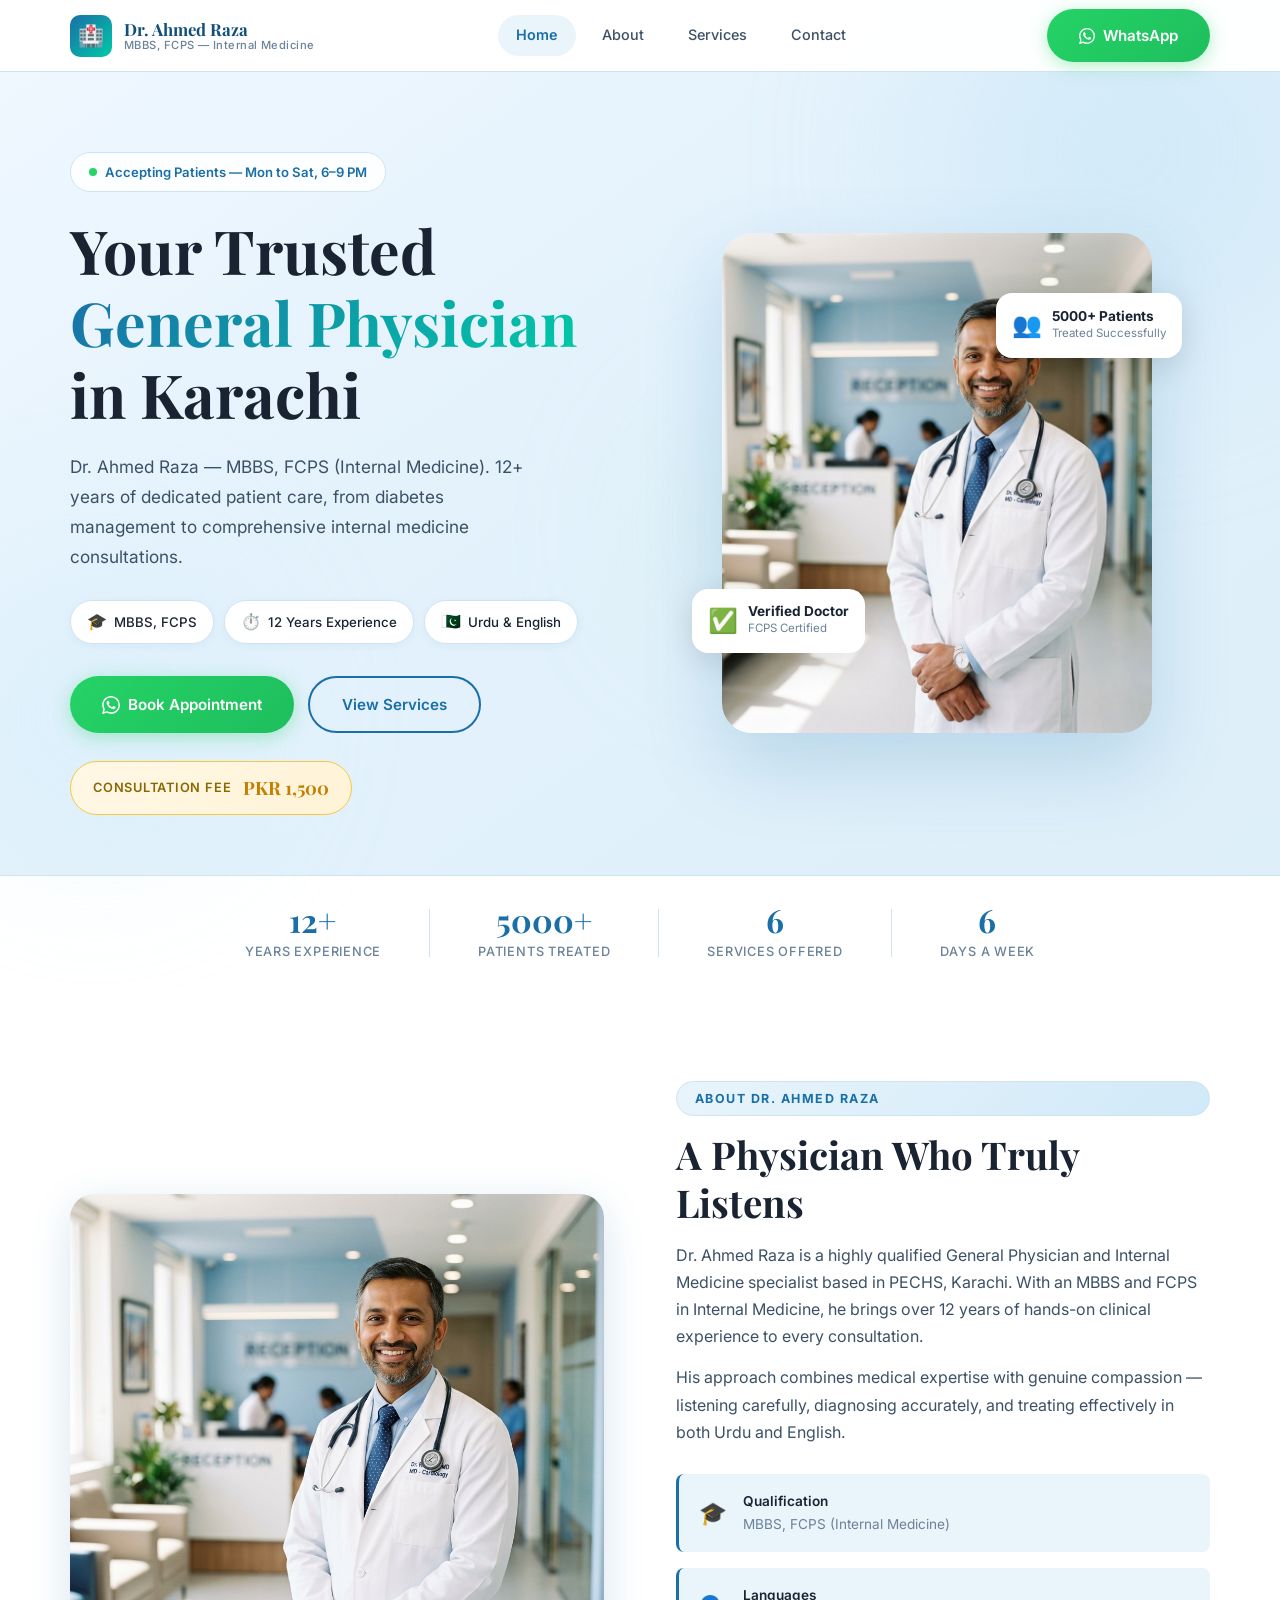
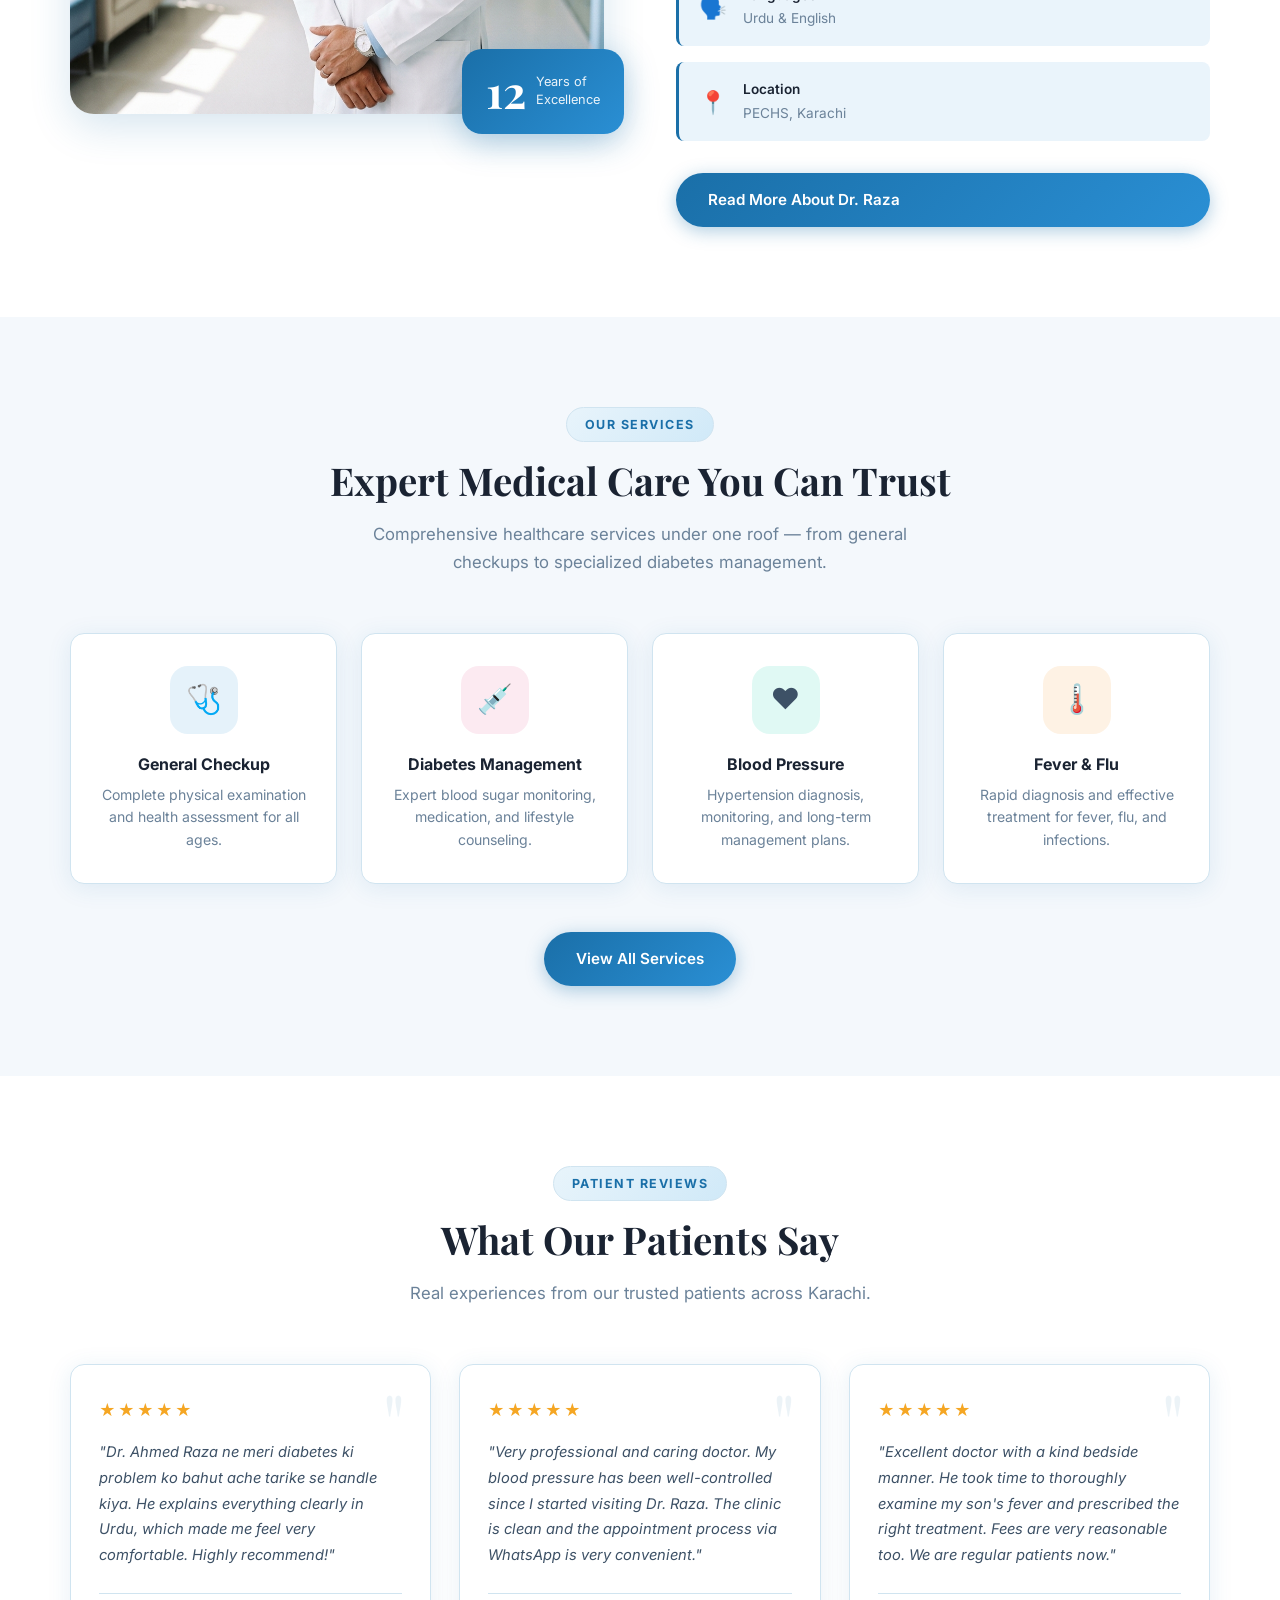
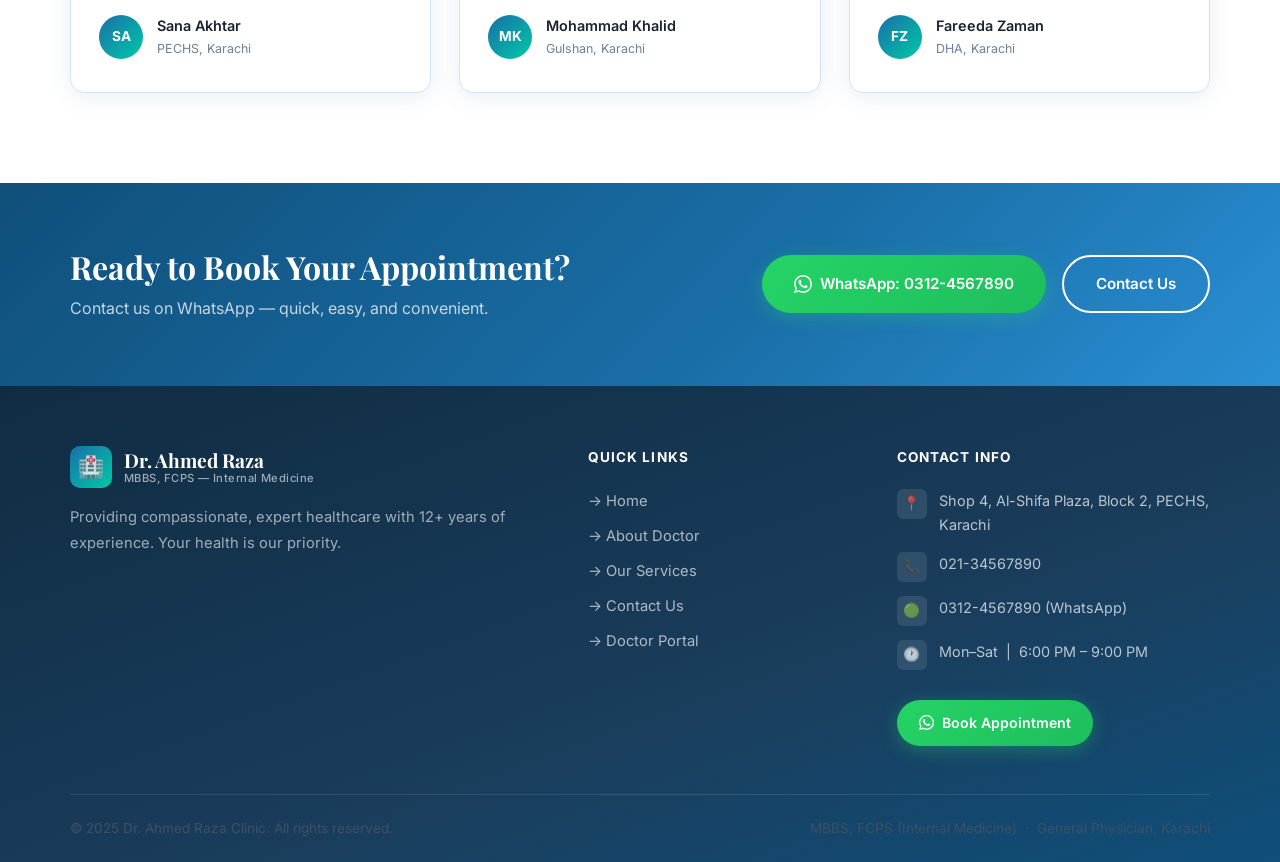
<file: index.html>
<!DOCTYPE html>
<html lang="en">
<head>
  <meta charset="UTF-8" />
  <meta name="viewport" content="width=device-width, initial-scale=1.0" />
  <title>Dr. Ahmed Raza — General Physician & Internal Medicine, Karachi</title>
  <meta name="description" content="Dr. Ahmed Raza — MBBS, FCPS Internal Medicine. Expert General Physician with 12 years experience. Located at Al-Shifa Plaza, PECHS, Karachi. Mon–Sat 6–9 PM." />
  <link rel="stylesheet" href="style.css" />
  <link rel="stylesheet" href="home.css" />
</head>
<body>

  <script src="shared.js"></script>
  <script>renderNavbar('home');</script>

  <!-- ====== HERO ====== -->
  <section class="hero" id="hero">
    <div class="hero-bg-shapes">
      <div class="shape shape-1"></div>
      <div class="shape shape-2"></div>
      <div class="shape shape-3"></div>
    </div>
    <div class="container hero-inner">
      <div class="hero-content">
        <div class="hero-badge animate-up">
          <span class="badge-dot"></span>
          Accepting Patients — Mon to Sat, 6–9 PM
        </div>
        <h1 class="hero-title animate-up" style="animation-delay:.1s">
          Your Trusted<br/>
          <span class="gradient-text">General Physician</span><br/>
          in Karachi
        </h1>
        <p class="hero-subtitle animate-up" style="animation-delay:.2s">
          Dr. Ahmed Raza — MBBS, FCPS (Internal Medicine). 12+ years of dedicated patient care,
          from diabetes management to comprehensive internal medicine consultations.
        </p>

        <div class="hero-meta animate-up" style="animation-delay:.3s">
          <div class="meta-chip">
            <span class="meta-icon">🎓</span>
            MBBS, FCPS
          </div>
          <div class="meta-chip">
            <span class="meta-icon">⏱️</span>
            12 Years Experience
          </div>
          <div class="meta-chip">
            <span class="meta-icon">🇵🇰</span>
            Urdu &amp; English
          </div>
        </div>

        <div class="hero-actions animate-up" style="animation-delay:.4s">
          <a
            href="https://wa.me/923124567890?text=Hello%20Dr.%20Ahmed%20Raza%2C%20I%20would%20like%20to%20book%20an%20appointment."
            target="_blank"
            class="btn btn-whatsapp"
            id="hero-whatsapp-btn"
          >
            <svg width="18" height="18" viewBox="0 0 24 24" fill="currentColor"><path d="M17.472 14.382c-.297-.149-1.758-.867-2.03-.967-.273-.099-.471-.148-.67.15-.197.297-.767.966-.94 1.164-.173.199-.347.223-.644.075-.297-.15-1.255-.463-2.39-1.475-.883-.788-1.48-1.761-1.653-2.059-.173-.297-.018-.458.13-.606.134-.133.298-.347.446-.52.149-.174.198-.298.298-.497.099-.198.05-.371-.025-.52-.075-.149-.669-1.612-.916-2.207-.242-.579-.487-.5-.669-.51-.173-.008-.371-.01-.57-.01-.198 0-.52.074-.792.372-.272.297-1.04 1.016-1.04 2.479 0 1.462 1.065 2.875 1.213 3.074.149.198 2.096 3.2 5.077 4.487.709.306 1.262.489 1.694.625.712.227 1.36.195 1.871.118.571-.085 1.758-.719 2.006-1.413.248-.694.248-1.289.173-1.413-.074-.124-.272-.198-.57-.347m-5.421 7.403h-.004a9.87 9.87 0 01-5.031-1.378l-.361-.214-3.741.982.998-3.648-.235-.374a9.86 9.86 0 01-1.51-5.26c.001-5.45 4.436-9.884 9.888-9.884 2.64 0 5.122 1.03 6.988 2.898a9.825 9.825 0 012.893 6.994c-.003 5.45-4.437 9.884-9.885 9.884m8.413-18.297A11.815 11.815 0 0012.05 0C5.495 0 .16 5.335.157 11.892c0 2.096.547 4.142 1.588 5.945L.057 24l6.305-1.654a11.882 11.882 0 005.683 1.448h.005c6.554 0 11.89-5.335 11.893-11.893a11.821 11.821 0 00-3.48-8.413z"/></svg>
            Book Appointment
          </a>
          <a href="services.html" class="btn btn-outline" id="hero-services-btn">View Services</a>
        </div>

        <div class="hero-fee-badge animate-up" style="animation-delay:.5s">
          <span class="fee-label">Consultation Fee</span>
          <span class="fee-amount">PKR 1,500</span>
        </div>
      </div>

      <div class="hero-image animate-in" style="animation-delay:.3s">
        <div class="hero-img-wrapper">
          <img src="images/doctor.png" alt="Dr. Ahmed Raza — General Physician Karachi" id="hero-doctor-img" />
          <div class="hero-img-card hero-img-card-1">
            <span class="card-icon">✅</span>
            <div>
              <strong>Verified Doctor</strong>
              <span>FCPS Certified</span>
            </div>
          </div>
          <div class="hero-img-card hero-img-card-2">
            <span class="card-icon">👥</span>
            <div>
              <strong>5000+ Patients</strong>
              <span>Treated Successfully</span>
            </div>
          </div>
        </div>
      </div>
    </div>

    <!-- Stats bar -->
    <div class="hero-stats">
      <div class="container">
        <div class="stats-grid">
          <div class="stat-item">
            <span class="stat-num">12+</span>
            <span class="stat-label">Years Experience</span>
          </div>
          <div class="stat-divider"></div>
          <div class="stat-item">
            <span class="stat-num">5000+</span>
            <span class="stat-label">Patients Treated</span>
          </div>
          <div class="stat-divider"></div>
          <div class="stat-item">
            <span class="stat-num">6</span>
            <span class="stat-label">Services Offered</span>
          </div>
          <div class="stat-divider"></div>
          <div class="stat-item">
            <span class="stat-num">6</span>
            <span class="stat-label">Days a Week</span>
          </div>
        </div>
      </div>
    </div>
  </section>

  <!-- ====== ABOUT SNIPPET ====== -->
  <section class="section about-snippet" id="about-snippet">
    <div class="container about-grid">
      <div class="about-img-col reveal">
        <div class="about-img-frame">
          <img src="images/doctor.png" alt="Dr. Ahmed Raza" />
          <div class="about-exp-badge">
            <span class="exp-num">12</span>
            <span class="exp-text">Years of<br/>Excellence</span>
          </div>
        </div>
      </div>
      <div class="about-content-col">
        <div class="section-badge reveal">About Dr. Ahmed Raza</div>
        <h2 class="section-title reveal reveal-delay-1">A Physician Who Truly Listens</h2>
        <p class="reveal reveal-delay-2">
          Dr. Ahmed Raza is a highly qualified General Physician and Internal Medicine specialist
          based in PECHS, Karachi. With an MBBS and FCPS in Internal Medicine, he brings over
          12 years of hands-on clinical experience to every consultation.
        </p>
        <p class="reveal reveal-delay-2" style="margin-top:14px;">
          His approach combines medical expertise with genuine compassion — listening carefully,
          diagnosing accurately, and treating effectively in both Urdu and English.
        </p>
        <div class="about-highlights reveal reveal-delay-3">
          <div class="highlight-item">
            <div class="highlight-icon">🎓</div>
            <div>
              <strong>Qualification</strong>
              <span>MBBS, FCPS (Internal Medicine)</span>
            </div>
          </div>
          <div class="highlight-item">
            <div class="highlight-icon">🗣️</div>
            <div>
              <strong>Languages</strong>
              <span>Urdu &amp; English</span>
            </div>
          </div>
          <div class="highlight-item">
            <div class="highlight-icon">📍</div>
            <div>
              <strong>Location</strong>
              <span>PECHS, Karachi</span>
            </div>
          </div>
        </div>
        <a href="about.html" class="btn btn-primary reveal reveal-delay-4" id="about-readmore-btn">Read More About Dr. Raza</a>
      </div>
    </div>
  </section>

  <!-- ====== SERVICES PREVIEW ====== -->
  <section class="section section-alt services-preview" id="services-preview">
    <div class="container">
      <div class="section-header centered">
        <div class="section-badge reveal">Our Services</div>
        <h2 class="section-title reveal reveal-delay-1">Expert Medical Care You Can Trust</h2>
        <p class="section-subtitle reveal reveal-delay-2">Comprehensive healthcare services under one roof — from general checkups to specialized diabetes management.</p>
      </div>
      <div class="services-grid">
        <div class="service-card reveal">
          <div class="service-icon-wrap" style="--icon-color:#2a8fd4;">🩺</div>
          <h3>General Checkup</h3>
          <p>Complete physical examination and health assessment for all ages.</p>
        </div>
        <div class="service-card reveal reveal-delay-1">
          <div class="service-icon-wrap" style="--icon-color:#e74c8b;">💉</div>
          <h3>Diabetes Management</h3>
          <p>Expert blood sugar monitoring, medication, and lifestyle counseling.</p>
        </div>
        <div class="service-card reveal reveal-delay-2">
          <div class="service-icon-wrap" style="--icon-color:#00c9a7;">❤️</div>
          <h3>Blood Pressure</h3>
          <p>Hypertension diagnosis, monitoring, and long-term management plans.</p>
        </div>
        <div class="service-card reveal reveal-delay-3">
          <div class="service-icon-wrap" style="--icon-color:#f7931e;">🌡️</div>
          <h3>Fever &amp; Flu</h3>
          <p>Rapid diagnosis and effective treatment for fever, flu, and infections.</p>
        </div>
      </div>
      <div class="services-cta reveal" style="text-align:center; margin-top:48px;">
        <a href="services.html" class="btn btn-primary" id="services-view-all-btn">View All Services</a>
      </div>
    </div>
  </section>

  <!-- ====== TESTIMONIALS ====== -->
  <section class="section testimonials" id="testimonials">
    <div class="container">
      <div class="section-header centered">
        <div class="section-badge reveal">Patient Reviews</div>
        <h2 class="section-title reveal reveal-delay-1">What Our Patients Say</h2>
        <p class="section-subtitle reveal reveal-delay-2">Real experiences from our trusted patients across Karachi.</p>
      </div>
      <div class="testimonials-grid">
        <div class="testimonial-card reveal">
          <div class="stars">★★★★★</div>
          <p class="testimonial-text">
            "Dr. Ahmed Raza ne meri diabetes ki problem ko bahut ache tarike se handle kiya.
            He explains everything clearly in Urdu, which made me feel very comfortable. Highly recommend!"
          </p>
          <div class="testimonial-author">
            <div class="author-avatar">SA</div>
            <div>
              <strong>Sana Akhtar</strong>
              <span>PECHS, Karachi</span>
            </div>
          </div>
        </div>
        <div class="testimonial-card reveal reveal-delay-1">
          <div class="stars">★★★★★</div>
          <p class="testimonial-text">
            "Very professional and caring doctor. My blood pressure has been well-controlled since
            I started visiting Dr. Raza. The clinic is clean and the appointment process via WhatsApp
            is very convenient."
          </p>
          <div class="testimonial-author">
            <div class="author-avatar">MK</div>
            <div>
              <strong>Mohammad Khalid</strong>
              <span>Gulshan, Karachi</span>
            </div>
          </div>
        </div>
        <div class="testimonial-card reveal reveal-delay-2">
          <div class="stars">★★★★★</div>
          <p class="testimonial-text">
            "Excellent doctor with a kind bedside manner. He took time to thoroughly examine
            my son's fever and prescribed the right treatment. Fees are very reasonable too.
            We are regular patients now."
          </p>
          <div class="testimonial-author">
            <div class="author-avatar">FZ</div>
            <div>
              <strong>Fareeda Zaman</strong>
              <span>DHA, Karachi</span>
            </div>
          </div>
        </div>
      </div>
    </div>
  </section>

  <!-- ====== CTA BANNER ====== -->
  <section class="cta-banner">
    <div class="container cta-inner">
      <div>
        <h2>Ready to Book Your Appointment?</h2>
        <p>Contact us on WhatsApp — quick, easy, and convenient.</p>
      </div>
      <div class="cta-actions">
        <a
          href="https://wa.me/923124567890?text=Hello%20Dr.%20Ahmed%20Raza%2C%20I%20would%20like%20to%20book%20an%20appointment."
          target="_blank"
          class="btn btn-whatsapp"
          id="cta-whatsapp-btn"
        >
          <svg width="18" height="18" viewBox="0 0 24 24" fill="currentColor"><path d="M17.472 14.382c-.297-.149-1.758-.867-2.03-.967-.273-.099-.471-.148-.67.15-.197.297-.767.966-.94 1.164-.173.199-.347.223-.644.075-.297-.15-1.255-.463-2.39-1.475-.883-.788-1.48-1.761-1.653-2.059-.173-.297-.018-.458.13-.606.134-.133.298-.347.446-.52.149-.174.198-.298.298-.497.099-.198.05-.371-.025-.52-.075-.149-.669-1.612-.916-2.207-.242-.579-.487-.5-.669-.51-.173-.008-.371-.01-.57-.01-.198 0-.52.074-.792.372-.272.297-1.04 1.016-1.04 2.479 0 1.462 1.065 2.875 1.213 3.074.149.198 2.096 3.2 5.077 4.487.709.306 1.262.489 1.694.625.712.227 1.36.195 1.871.118.571-.085 1.758-.719 2.006-1.413.248-.694.248-1.289.173-1.413-.074-.124-.272-.198-.57-.347m-5.421 7.403h-.004a9.87 9.87 0 01-5.031-1.378l-.361-.214-3.741.982.998-3.648-.235-.374a9.86 9.86 0 01-1.51-5.26c.001-5.45 4.436-9.884 9.888-9.884 2.64 0 5.122 1.03 6.988 2.898a9.825 9.825 0 012.893 6.994c-.003 5.45-4.437 9.884-9.885 9.884m8.413-18.297A11.815 11.815 0 0012.05 0C5.495 0 .16 5.335.157 11.892c0 2.096.547 4.142 1.588 5.945L.057 24l6.305-1.654a11.882 11.882 0 005.683 1.448h.005c6.554 0 11.89-5.335 11.893-11.893a11.821 11.821 0 00-3.48-8.413z"/></svg>
          WhatsApp: 0312-4567890
        </a>
        <a href="contact.html" class="btn btn-outline" style="border-color:white; color:white;" id="cta-contact-btn">Contact Us</a>
      </div>
    </div>
  </section>

  <script>renderFooter();</script>
</body>
</html>
</file>
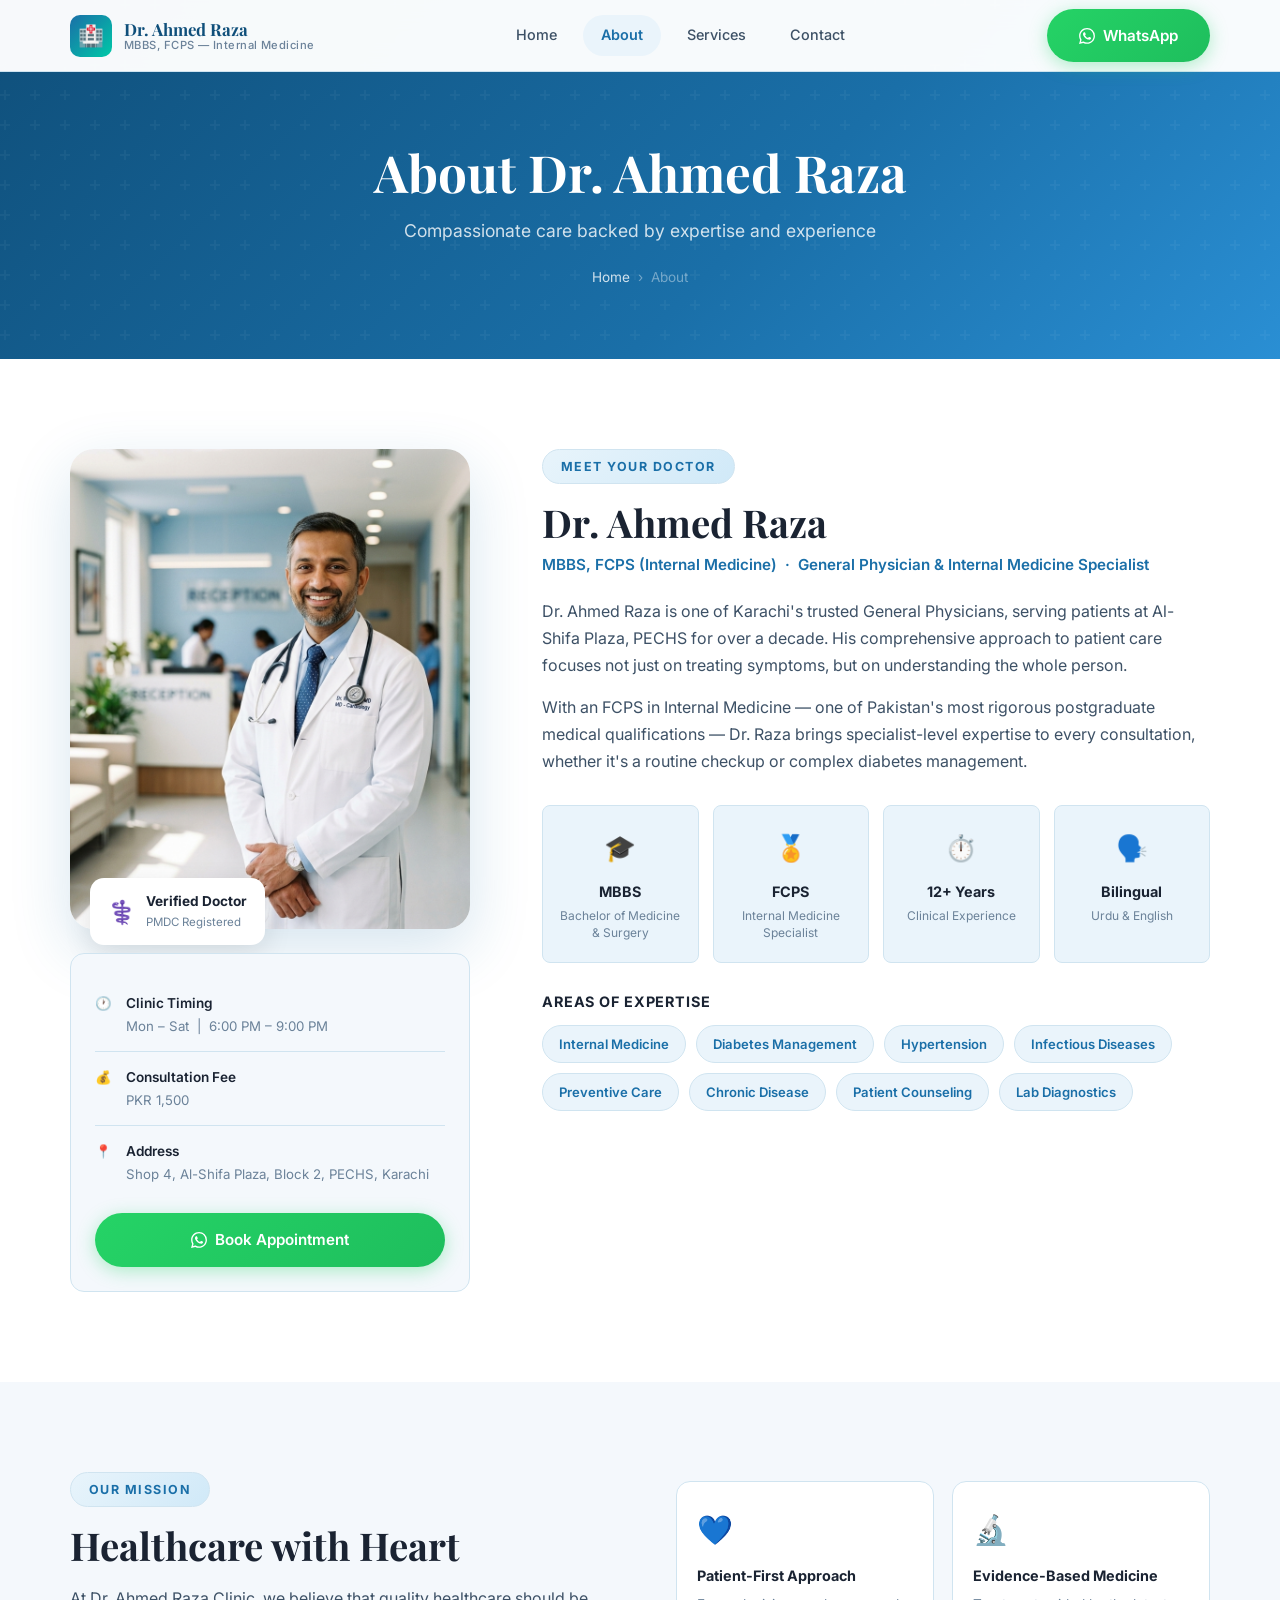
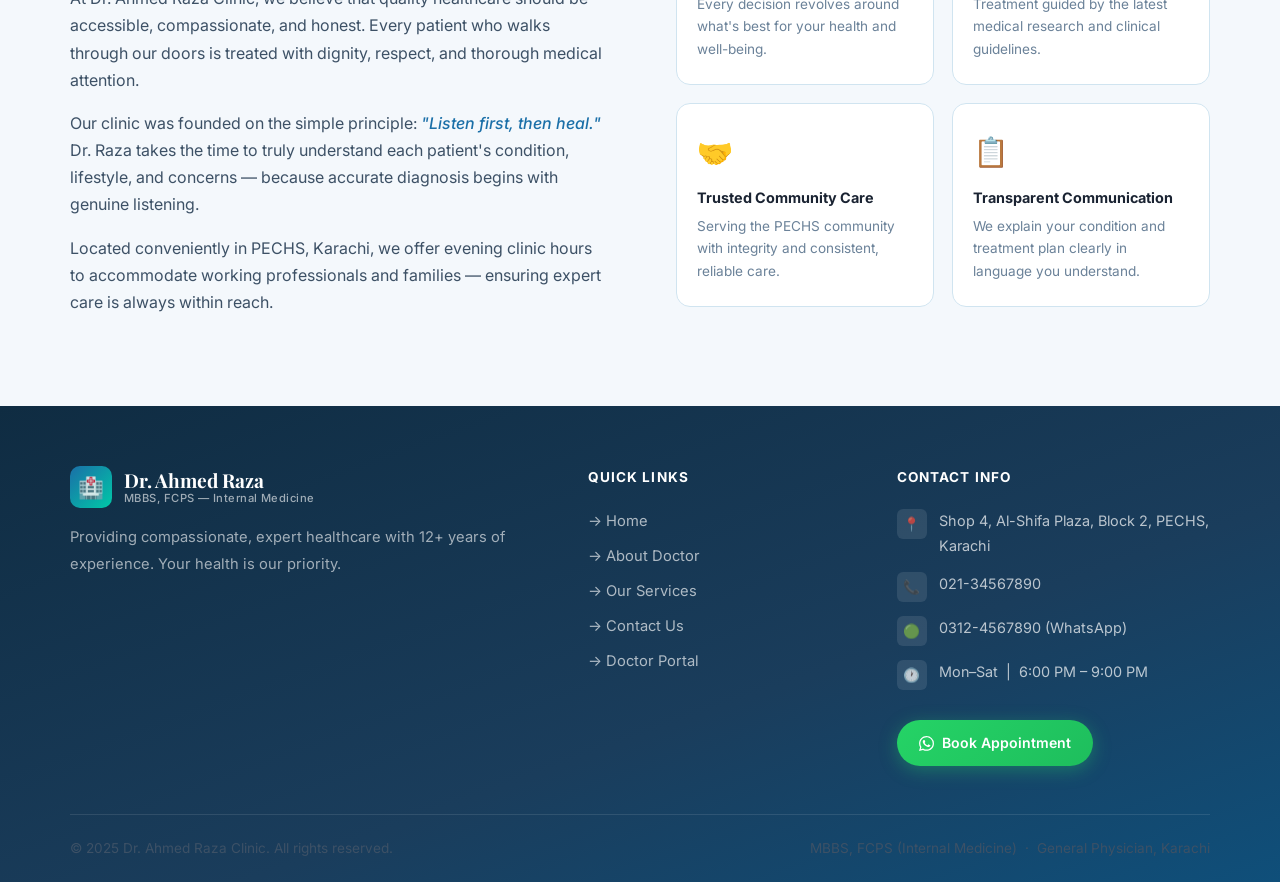
<file: about.html>
<!DOCTYPE html>
<html lang="en">
<head>
  <meta charset="UTF-8" />
  <meta name="viewport" content="width=device-width, initial-scale=1.0" />
  <title>About Dr. Ahmed Raza — MBBS, FCPS Internal Medicine Karachi</title>
  <meta name="description" content="Learn about Dr. Ahmed Raza — a highly qualified General Physician & Internal Medicine Specialist with 12+ years of experience in PECHS, Karachi." />
  <link rel="stylesheet" href="style.css" />
  <link rel="stylesheet" href="about.css" />
</head>
<body>

  <script src="shared.js"></script>
  <script>renderNavbar('about');</script>

  <!-- ====== PAGE HERO ====== -->
  <section class="page-hero">
    <div class="container">
      <h1>About Dr. Ahmed Raza</h1>
      <p>Compassionate care backed by expertise and experience</p>
      <div class="breadcrumb">
        <a href="index.html">Home</a>
        <span>›</span>
        <span>About</span>
      </div>
    </div>
  </section>

  <!-- ====== DOCTOR DETAIL ====== -->
  <section class="section doctor-detail">
    <div class="container">
      <div class="doctor-detail-grid">

        <!-- Image Column -->
        <div class="doctor-img-col reveal">
          <div class="doctor-img-frame">
            <img src="images/doctor.png" alt="Dr. Ahmed Raza — General Physician PECHS Karachi" />
            <div class="img-overlay-tag">
              <span>⚕️</span>
              <div>
                <strong>Verified Doctor</strong>
                <small>PMDC Registered</small>
              </div>
            </div>
          </div>

          <!-- Quick Info Card -->
          <div class="quick-info-card reveal reveal-delay-1">
            <div class="quick-info-item">
              <span class="qi-icon">🕐</span>
              <div>
                <strong>Clinic Timing</strong>
                <span>Mon – Sat &nbsp;|&nbsp; 6:00 PM – 9:00 PM</span>
              </div>
            </div>
            <div class="quick-info-item">
              <span class="qi-icon">💰</span>
              <div>
                <strong>Consultation Fee</strong>
                <span>PKR 1,500</span>
              </div>
            </div>
            <div class="quick-info-item">
              <span class="qi-icon">📍</span>
              <div>
                <strong>Address</strong>
                <span>Shop 4, Al-Shifa Plaza, Block 2, PECHS, Karachi</span>
              </div>
            </div>
            <a
              href="https://wa.me/923124567890?text=Hello%20Dr.%20Ahmed%20Raza%2C%20I%20would%20like%20to%20book%20an%20appointment."
              target="_blank"
              class="btn btn-whatsapp"
              id="about-whatsapp-btn"
              style="width:100%; justify-content:center; margin-top:8px;"
            >
              <svg width="16" height="16" viewBox="0 0 24 24" fill="currentColor"><path d="M17.472 14.382c-.297-.149-1.758-.867-2.03-.967-.273-.099-.471-.148-.67.15-.197.297-.767.966-.94 1.164-.173.199-.347.223-.644.075-.297-.15-1.255-.463-2.39-1.475-.883-.788-1.48-1.761-1.653-2.059-.173-.297-.018-.458.13-.606.134-.133.298-.347.446-.52.149-.174.198-.298.298-.497.099-.198.05-.371-.025-.52-.075-.149-.669-1.612-.916-2.207-.242-.579-.487-.5-.669-.51-.173-.008-.371-.01-.57-.01-.198 0-.52.074-.792.372-.272.297-1.04 1.016-1.04 2.479 0 1.462 1.065 2.875 1.213 3.074.149.198 2.096 3.2 5.077 4.487.709.306 1.262.489 1.694.625.712.227 1.36.195 1.871.118.571-.085 1.758-.719 2.006-1.413.248-.694.248-1.289.173-1.413-.074-.124-.272-.198-.57-.347m-5.421 7.403h-.004a9.87 9.87 0 01-5.031-1.378l-.361-.214-3.741.982.998-3.648-.235-.374a9.86 9.86 0 01-1.51-5.26c.001-5.45 4.436-9.884 9.888-9.884 2.64 0 5.122 1.03 6.988 2.898a9.825 9.825 0 012.893 6.994c-.003 5.45-4.437 9.884-9.885 9.884m8.413-18.297A11.815 11.815 0 0012.05 0C5.495 0 .16 5.335.157 11.892c0 2.096.547 4.142 1.588 5.945L.057 24l6.305-1.654a11.882 11.882 0 005.683 1.448h.005c6.554 0 11.89-5.335 11.893-11.893a11.821 11.821 0 00-3.48-8.413z"/></svg>
              Book Appointment
            </a>
          </div>
        </div>

        <!-- Content Column -->
        <div class="doctor-content-col">
          <div class="section-badge reveal">Meet Your Doctor</div>
          <h2 class="reveal reveal-delay-1">Dr. Ahmed Raza</h2>
          <p class="doctor-credentials reveal reveal-delay-1">MBBS, FCPS (Internal Medicine) &nbsp;·&nbsp; General Physician &amp; Internal Medicine Specialist</p>

          <p class="reveal reveal-delay-2" style="margin-top:20px;">
            Dr. Ahmed Raza is one of Karachi's trusted General Physicians, serving patients at
            Al-Shifa Plaza, PECHS for over a decade. His comprehensive approach to patient care
            focuses not just on treating symptoms, but on understanding the whole person.
          </p>
          <p class="reveal reveal-delay-2" style="margin-top:14px;">
            With an FCPS in Internal Medicine — one of Pakistan's most rigorous postgraduate
            medical qualifications — Dr. Raza brings specialist-level expertise to every consultation,
            whether it's a routine checkup or complex diabetes management.
          </p>

          <!-- Qualification Grid -->
          <div class="qual-grid reveal reveal-delay-3">
            <div class="qual-card">
              <div class="qual-icon">🎓</div>
              <strong>MBBS</strong>
              <span>Bachelor of Medicine & Surgery</span>
            </div>
            <div class="qual-card">
              <div class="qual-icon">🏅</div>
              <strong>FCPS</strong>
              <span>Internal Medicine Specialist</span>
            </div>
            <div class="qual-card">
              <div class="qual-icon">⏱️</div>
              <strong>12+ Years</strong>
              <span>Clinical Experience</span>
            </div>
            <div class="qual-card">
              <div class="qual-icon">🗣️</div>
              <strong>Bilingual</strong>
              <span>Urdu &amp; English</span>
            </div>
          </div>

          <!-- Skills / Expertise -->
          <div class="expertise-section reveal reveal-delay-3">
            <h3>Areas of Expertise</h3>
            <div class="expertise-tags">
              <span class="tag">Internal Medicine</span>
              <span class="tag">Diabetes Management</span>
              <span class="tag">Hypertension</span>
              <span class="tag">Infectious Diseases</span>
              <span class="tag">Preventive Care</span>
              <span class="tag">Chronic Disease</span>
              <span class="tag">Patient Counseling</span>
              <span class="tag">Lab Diagnostics</span>
            </div>
          </div>
        </div>
      </div>
    </div>
  </section>

  <!-- ====== MISSION / CLINIC STORY ====== -->
  <section class="section section-alt clinic-story">
    <div class="container">
      <div class="story-inner">
        <div class="story-left reveal">
          <div class="section-badge">Our Mission</div>
          <h2 class="section-title">Healthcare with Heart</h2>
          <p>
            At Dr. Ahmed Raza Clinic, we believe that quality healthcare should be accessible,
            compassionate, and honest. Every patient who walks through our doors is treated with
            dignity, respect, and thorough medical attention.
          </p>
          <p style="margin-top: 16px;">
            Our clinic was founded on the simple principle: <em>"Listen first, then heal."</em>
            Dr. Raza takes the time to truly understand each patient's condition, lifestyle, and
            concerns — because accurate diagnosis begins with genuine listening.
          </p>
          <p style="margin-top: 16px;">
            Located conveniently in PECHS, Karachi, we offer evening clinic hours to accommodate
            working professionals and families — ensuring expert care is always within reach.
          </p>
        </div>

        <div class="story-right reveal reveal-delay-2">
          <div class="mission-cards">
            <div class="mission-card">
              <div class="mc-icon">💙</div>
              <h4>Patient-First Approach</h4>
              <p>Every decision revolves around what's best for your health and well-being.</p>
            </div>
            <div class="mission-card">
              <div class="mc-icon">🔬</div>
              <h4>Evidence-Based Medicine</h4>
              <p>Treatment guided by the latest medical research and clinical guidelines.</p>
            </div>
            <div class="mission-card">
              <div class="mc-icon">🤝</div>
              <h4>Trusted Community Care</h4>
              <p>Serving the PECHS community with integrity and consistent, reliable care.</p>
            </div>
            <div class="mission-card">
              <div class="mc-icon">📋</div>
              <h4>Transparent Communication</h4>
              <p>We explain your condition and treatment plan clearly in language you understand.</p>
            </div>
          </div>
        </div>
      </div>
    </div>
  </section>

  <script>renderFooter();</script>
</body>
</html>
</file>
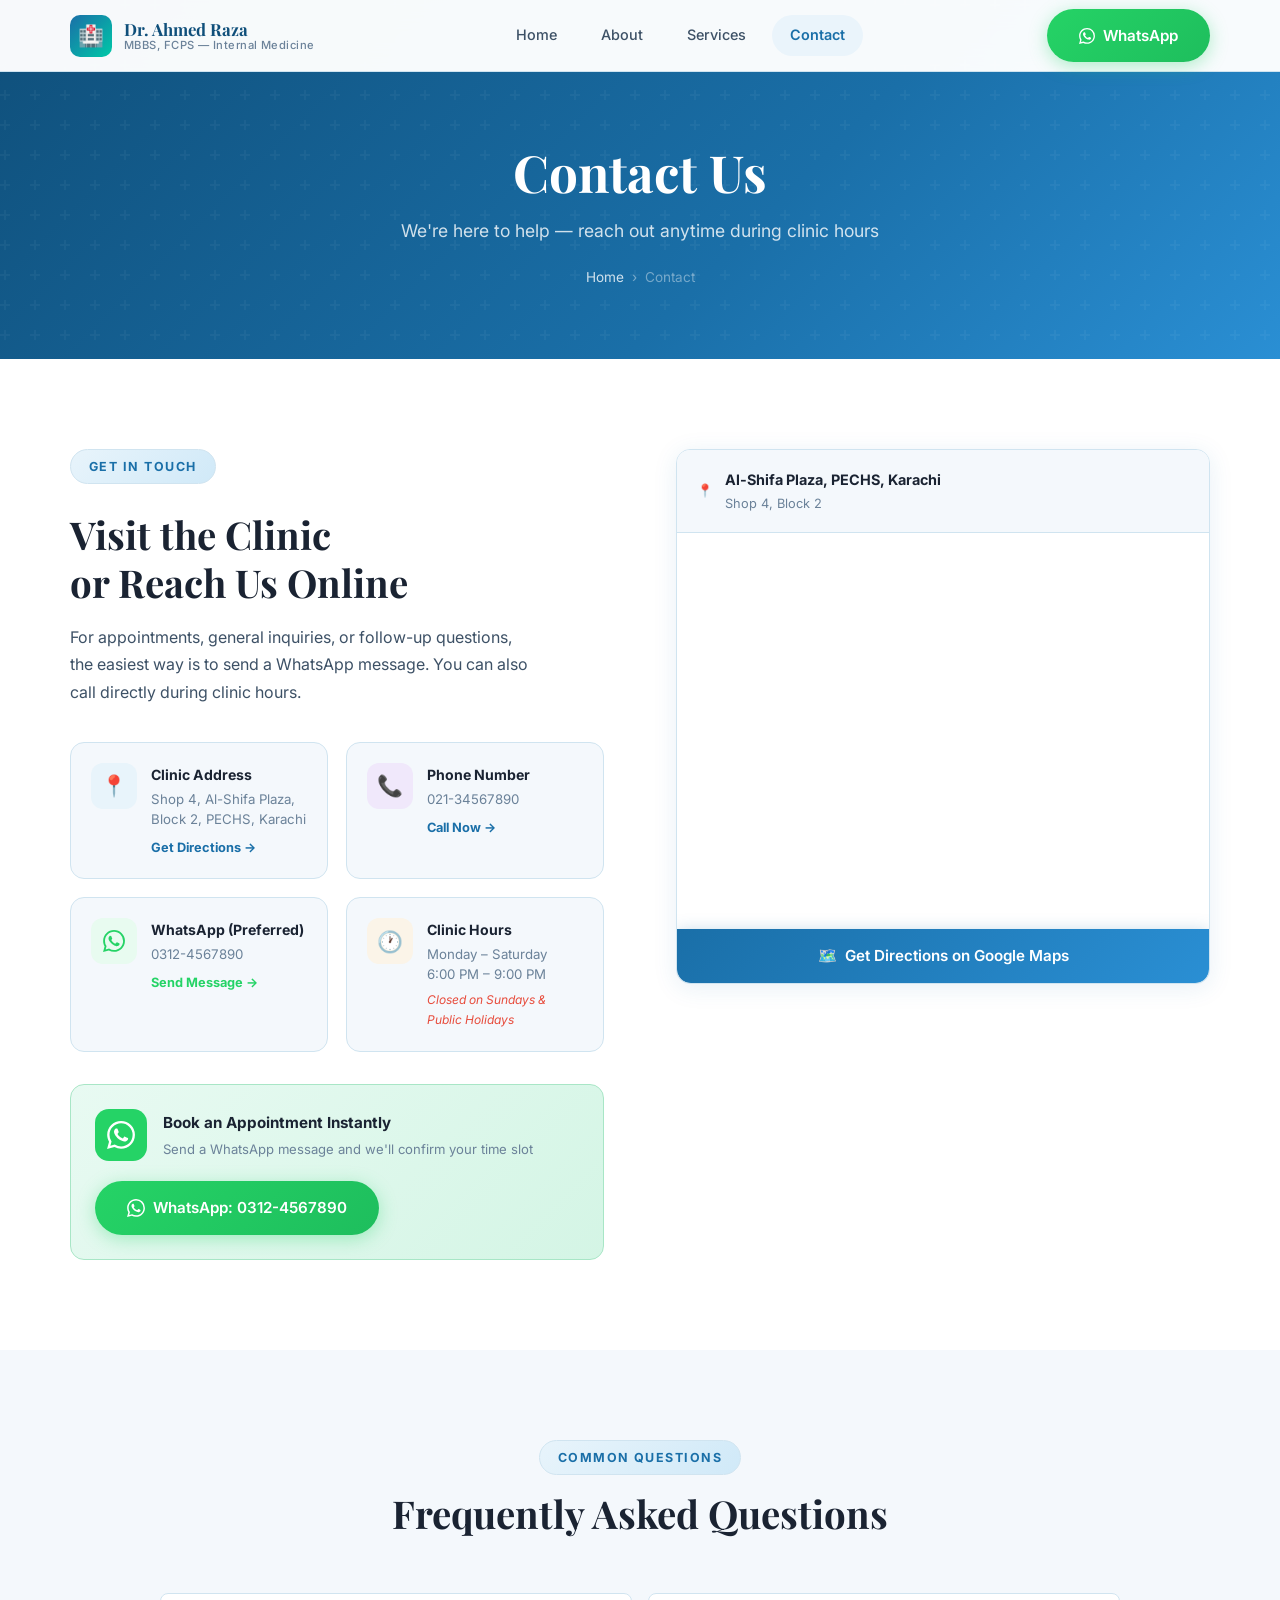
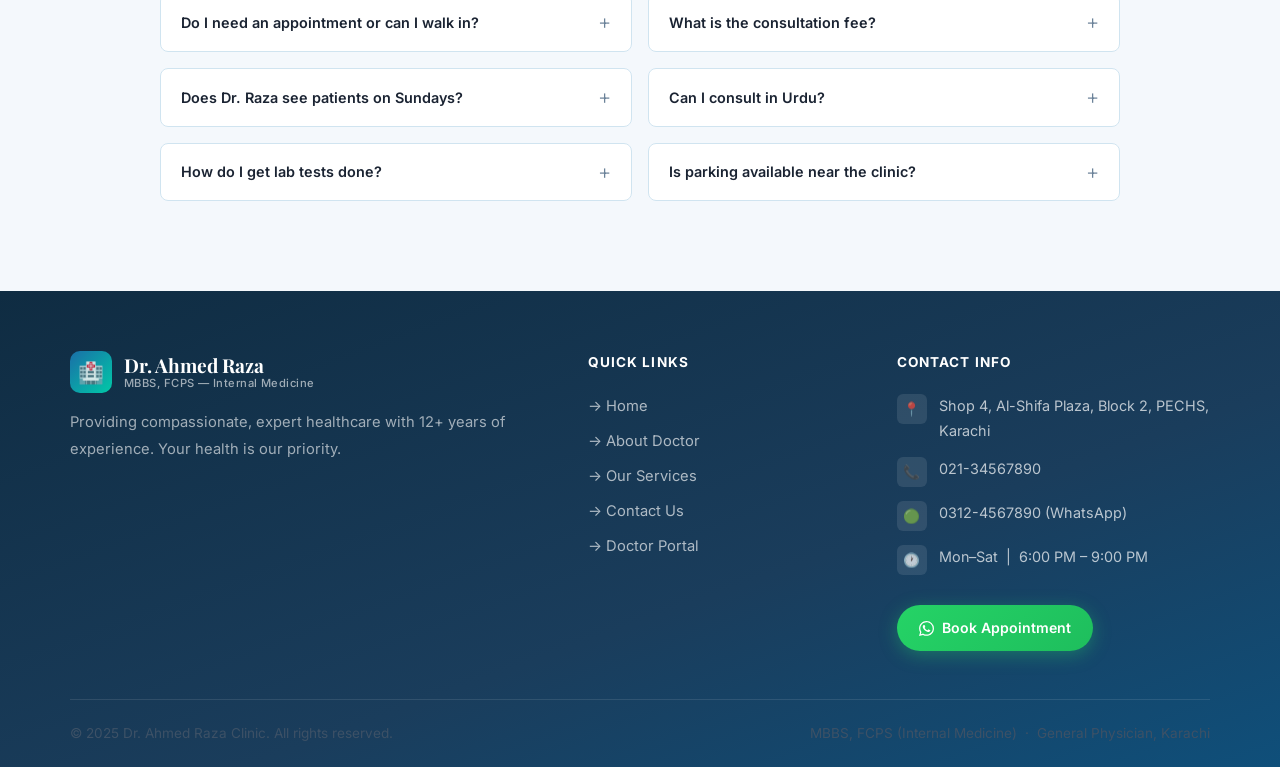
<file: contact.html>
<!DOCTYPE html>
<html lang="en">
<head>
  <meta charset="UTF-8" />
  <meta name="viewport" content="width=device-width, initial-scale=1.0" />
  <title>Contact Dr. Ahmed Raza — PECHS Karachi Clinic</title>
  <meta name="description" content="Contact Dr. Ahmed Raza at Al-Shifa Plaza, PECHS Karachi. Call 021-34567890, WhatsApp 0312-4567890. Open Monday–Saturday 6:00 PM to 9:00 PM." />
  <link rel="stylesheet" href="style.css" />
  <link rel="stylesheet" href="contact.css" />
</head>
<body>

  <script src="shared.js"></script>
  <script>renderNavbar('contact');</script>

  <!-- ====== PAGE HERO ====== -->
  <section class="page-hero">
    <div class="container">
      <h1>Contact Us</h1>
      <p>We're here to help — reach out anytime during clinic hours</p>
      <div class="breadcrumb">
        <a href="index.html">Home</a>
        <span>›</span>
        <span>Contact</span>
      </div>
    </div>
  </section>

  <!-- ====== CONTACT DETAILS ====== -->
  <section class="section contact-section">
    <div class="container">
      <div class="contact-grid">

        <!-- Info Column -->
        <div class="contact-info-col">
          <div class="section-badge reveal">Get in Touch</div>
          <h2 class="reveal reveal-delay-1">Visit the Clinic<br/>or Reach Us Online</h2>
          <p class="reveal reveal-delay-2">
            For appointments, general inquiries, or follow-up questions, the easiest way
            is to send a WhatsApp message. You can also call directly during clinic hours.
          </p>

          <div class="contact-cards">

            <div class="contact-card reveal reveal-delay-2" id="contact-address-card">
              <div class="cc-icon-wrap" style="background: #e8f4fb;">📍</div>
              <div class="cc-content">
                <strong>Clinic Address</strong>
                <span>Shop 4, Al-Shifa Plaza,<br/>Block 2, PECHS, Karachi</span>
                <a href="https://maps.google.com/?q=PECHS+Block+2+Karachi" target="_blank" class="cc-link" id="get-directions-link">Get Directions →</a>
              </div>
            </div>

            <div class="contact-card reveal reveal-delay-2" id="contact-phone-card">
              <div class="cc-icon-wrap" style="background: #f0e8fb;">📞</div>
              <div class="cc-content">
                <strong>Phone Number</strong>
                <span>021-34567890</span>
                <a href="tel:02134567890" class="cc-link" id="phone-call-link">Call Now →</a>
              </div>
            </div>

            <div class="contact-card whatsapp-card reveal reveal-delay-3" id="contact-whatsapp-card">
              <div class="cc-icon-wrap" style="background: #e8fbf0;">
                <svg width="22" height="22" viewBox="0 0 24 24" fill="#25D366"><path d="M17.472 14.382c-.297-.149-1.758-.867-2.03-.967-.273-.099-.471-.148-.67.15-.197.297-.767.966-.94 1.164-.173.199-.347.223-.644.075-.297-.15-1.255-.463-2.39-1.475-.883-.788-1.48-1.761-1.653-2.059-.173-.297-.018-.458.13-.606.134-.133.298-.347.446-.52.149-.174.198-.298.298-.497.099-.198.05-.371-.025-.52-.075-.149-.669-1.612-.916-2.207-.242-.579-.487-.5-.669-.51-.173-.008-.371-.01-.57-.01-.198 0-.52.074-.792.372-.272.297-1.04 1.016-1.04 2.479 0 1.462 1.065 2.875 1.213 3.074.149.198 2.096 3.2 5.077 4.487.709.306 1.262.489 1.694.625.712.227 1.36.195 1.871.118.571-.085 1.758-.719 2.006-1.413.248-.694.248-1.289.173-1.413-.074-.124-.272-.198-.57-.347m-5.421 7.403h-.004a9.87 9.87 0 01-5.031-1.378l-.361-.214-3.741.982.998-3.648-.235-.374a9.86 9.86 0 01-1.51-5.26c.001-5.45 4.436-9.884 9.888-9.884 2.64 0 5.122 1.03 6.988 2.898a9.825 9.825 0 012.893 6.994c-.003 5.45-4.437 9.884-9.885 9.884m8.413-18.297A11.815 11.815 0 0012.05 0C5.495 0 .16 5.335.157 11.892c0 2.096.547 4.142 1.588 5.945L.057 24l6.305-1.654a11.882 11.882 0 005.683 1.448h.005c6.554 0 11.89-5.335 11.893-11.893a11.821 11.821 0 00-3.48-8.413z"/></svg>
              </div>
              <div class="cc-content">
                <strong>WhatsApp (Preferred)</strong>
                <span>0312-4567890</span>
                <a
                  href="https://wa.me/923124567890?text=Hello%20Dr.%20Ahmed%20Raza%2C%20I%20would%20like%20to%20book%20an%20appointment."
                  target="_blank"
                  class="cc-link whatsapp-link"
                  id="contact-whatsapp-link"
                >
                  Send Message →
                </a>
              </div>
            </div>

            <div class="contact-card reveal reveal-delay-3" id="contact-timing-card">
              <div class="cc-icon-wrap" style="background: #fbf4e8;">🕐</div>
              <div class="cc-content">
                <strong>Clinic Hours</strong>
                <span>Monday – Saturday<br/>6:00 PM – 9:00 PM</span>
                <small class="cc-note">Closed on Sundays &amp; Public Holidays</small>
              </div>
            </div>

          </div>

          <!-- WhatsApp CTA Block -->
          <div class="whatsapp-cta-block reveal reveal-delay-4">
            <div class="wa-cta-content">
              <div class="wa-icon">
                <svg width="28" height="28" viewBox="0 0 24 24" fill="white"><path d="M17.472 14.382c-.297-.149-1.758-.867-2.03-.967-.273-.099-.471-.148-.67.15-.197.297-.767.966-.94 1.164-.173.199-.347.223-.644.075-.297-.15-1.255-.463-2.39-1.475-.883-.788-1.48-1.761-1.653-2.059-.173-.297-.018-.458.13-.606.134-.133.298-.347.446-.52.149-.174.198-.298.298-.497.099-.198.05-.371-.025-.52-.075-.149-.669-1.612-.916-2.207-.242-.579-.487-.5-.669-.51-.173-.008-.371-.01-.57-.01-.198 0-.52.074-.792.372-.272.297-1.04 1.016-1.04 2.479 0 1.462 1.065 2.875 1.213 3.074.149.198 2.096 3.2 5.077 4.487.709.306 1.262.489 1.694.625.712.227 1.36.195 1.871.118.571-.085 1.758-.719 2.006-1.413.248-.694.248-1.289.173-1.413-.074-.124-.272-.198-.57-.347m-5.421 7.403h-.004a9.87 9.87 0 01-5.031-1.378l-.361-.214-3.741.982.998-3.648-.235-.374a9.86 9.86 0 01-1.51-5.26c.001-5.45 4.436-9.884 9.888-9.884 2.64 0 5.122 1.03 6.988 2.898a9.825 9.825 0 012.893 6.994c-.003 5.45-4.437 9.884-9.885 9.884m8.413-18.297A11.815 11.815 0 0012.05 0C5.495 0 .16 5.335.157 11.892c0 2.096.547 4.142 1.588 5.945L.057 24l6.305-1.654a11.882 11.882 0 005.683 1.448h.005c6.554 0 11.89-5.335 11.893-11.893a11.821 11.821 0 00-3.48-8.413z"/></svg>
              </div>
              <div>
                <strong>Book an Appointment Instantly</strong>
                <p>Send a WhatsApp message and we'll confirm your time slot</p>
              </div>
            </div>
            <a
              href="https://wa.me/923124567890?text=Hello%20Dr.%20Ahmed%20Raza%2C%20I%20would%20like%20to%20book%20an%20appointment.%20Please%20let%20me%20know%20the%20available%20time."
              target="_blank"
              class="btn btn-whatsapp"
              id="contact-page-whatsapp-btn"
            >
              <svg width="18" height="18" viewBox="0 0 24 24" fill="currentColor"><path d="M17.472 14.382c-.297-.149-1.758-.867-2.03-.967-.273-.099-.471-.148-.67.15-.197.297-.767.966-.94 1.164-.173.199-.347.223-.644.075-.297-.15-1.255-.463-2.39-1.475-.883-.788-1.48-1.761-1.653-2.059-.173-.297-.018-.458.13-.606.134-.133.298-.347.446-.52.149-.174.198-.298.298-.497.099-.198.05-.371-.025-.52-.075-.149-.669-1.612-.916-2.207-.242-.579-.487-.5-.669-.51-.173-.008-.371-.01-.57-.01-.198 0-.52.074-.792.372-.272.297-1.04 1.016-1.04 2.479 0 1.462 1.065 2.875 1.213 3.074.149.198 2.096 3.2 5.077 4.487.709.306 1.262.489 1.694.625.712.227 1.36.195 1.871.118.571-.085 1.758-.719 2.006-1.413.248-.694.248-1.289.173-1.413-.074-.124-.272-.198-.57-.347m-5.421 7.403h-.004a9.87 9.87 0 01-5.031-1.378l-.361-.214-3.741.982.998-3.648-.235-.374a9.86 9.86 0 01-1.51-5.26c.001-5.45 4.436-9.884 9.888-9.884 2.64 0 5.122 1.03 6.988 2.898a9.825 9.825 0 012.893 6.994c-.003 5.45-4.437 9.884-9.885 9.884m8.413-18.297A11.815 11.815 0 0012.05 0C5.495 0 .16 5.335.157 11.892c0 2.096.547 4.142 1.588 5.945L.057 24l6.305-1.654a11.882 11.882 0 005.683 1.448h.005c6.554 0 11.89-5.335 11.893-11.893a11.821 11.821 0 00-3.48-8.413z"/></svg>
              WhatsApp: 0312-4567890
            </a>
          </div>
        </div>

        <!-- Map Column -->
        <div class="contact-map-col reveal reveal-delay-2">
          <div class="map-wrapper">
            <div class="map-header">
              <span class="map-pin">📍</span>
              <div>
                <strong>Al-Shifa Plaza, PECHS, Karachi</strong>
                <span>Shop 4, Block 2</span>
              </div>
            </div>
            <div class="map-embed">
              <iframe
                title="Dr. Ahmed Raza Clinic Location"
                id="clinic-map"
                src="https://www.google.com/maps/embed?pb=!1m18!1m12!1m3!1d3620.7349064498505!2d67.0649!3d24.8789!2m3!1f0!2f0!3f0!3m2!1i1024!2i768!4f13.1!3m3!1m2!1s0x3eb33e23de3eff9b%3A0x3a54d18a5f6b0b!2sPECHS%20Block%202%2C%20Karachi%2C%20Karachi%20City%2C%20Sindh!5e0!3m2!1sen!2spk!4v1700000000000!5m2!1sen!2spk"
                width="100%"
                height="100%"
                style="border:0;"
                allowfullscreen=""
                loading="lazy"
                referrerpolicy="no-referrer-when-downgrade">
              </iframe>
            </div>
            <a
              href="https://www.google.com/maps/dir/?api=1&destination=PECHS+Block+2+Karachi"
              target="_blank"
              class="btn btn-primary map-directions-btn"
              id="map-directions-btn"
              style="width:100%; justify-content:center; margin-top:16px;"
            >
              🗺️ &nbsp;Get Directions on Google Maps
            </a>
          </div>
        </div>
      </div>
    </div>
  </section>

  <!-- ====== FAQ ====== -->
  <section class="section section-alt faq-section">
    <div class="container">
      <div class="section-header centered">
        <div class="section-badge reveal">Common Questions</div>
        <h2 class="reveal reveal-delay-1">Frequently Asked Questions</h2>
      </div>
      <div class="faq-grid">
        <div class="faq-item reveal" id="faq-1">
          <button class="faq-question" aria-expanded="false">
            <span>Do I need an appointment or can I walk in?</span>
            <span class="faq-icon">+</span>
          </button>
          <div class="faq-answer">
            <p>Walk-ins are welcome during clinic hours (Mon–Sat, 6–9 PM). However, booking via WhatsApp first is recommended to avoid waiting time.</p>
          </div>
        </div>
        <div class="faq-item reveal reveal-delay-1" id="faq-2">
          <button class="faq-question" aria-expanded="false">
            <span>What is the consultation fee?</span>
            <span class="faq-icon">+</span>
          </button>
          <div class="faq-answer">
            <p>The standard consultation fee is PKR 1,500. This covers your examination and prescription. Lab tests are separate, referred to external labs.</p>
          </div>
        </div>
        <div class="faq-item reveal reveal-delay-2" id="faq-3">
          <button class="faq-question" aria-expanded="false">
            <span>Does Dr. Raza see patients on Sundays?</span>
            <span class="faq-icon">+</span>
          </button>
          <div class="faq-answer">
            <p>No, the clinic is closed on Sundays and public holidays. Please plan your visit Monday through Saturday between 6:00 PM and 9:00 PM.</p>
          </div>
        </div>
        <div class="faq-item reveal" id="faq-4">
          <button class="faq-question" aria-expanded="false">
            <span>Can I consult in Urdu?</span>
            <span class="faq-icon">+</span>
          </button>
          <div class="faq-answer">
            <p>Absolutely. Dr. Raza is fully fluent in Urdu and English. All patients are welcome to communicate in whichever language they are most comfortable with.</p>
          </div>
        </div>
        <div class="faq-item reveal reveal-delay-1" id="faq-5">
          <button class="faq-question" aria-expanded="false">
            <span>How do I get lab tests done?</span>
            <span class="faq-icon">+</span>
          </button>
          <div class="faq-answer">
            <p>Dr. Raza will provide you with a referral slip for any required tests at trusted labs nearby. Results are then reviewed in your follow-up visit.</p>
          </div>
        </div>
        <div class="faq-item reveal reveal-delay-2" id="faq-6">
          <button class="faq-question" aria-expanded="false">
            <span>Is parking available near the clinic?</span>
            <span class="faq-icon">+</span>
          </button>
          <div class="faq-answer">
            <p>Yes, Al-Shifa Plaza, PECHS Block 2 has street parking available nearby. The clinic is also accessible by public transport from major areas of Karachi.</p>
          </div>
        </div>
      </div>
    </div>
  </section>

  <script>renderFooter();</script>

  <script>
    // FAQ Accordion
    document.querySelectorAll('.faq-question').forEach(btn => {
      btn.addEventListener('click', () => {
        const item = btn.closest('.faq-item');
        const isOpen = item.classList.contains('open');

        // Close all
        document.querySelectorAll('.faq-item').forEach(i => i.classList.remove('open'));
        document.querySelectorAll('.faq-question').forEach(b => b.setAttribute('aria-expanded', 'false'));

        // Toggle clicked
        if (!isOpen) {
          item.classList.add('open');
          btn.setAttribute('aria-expanded', 'true');
        }
      });
    });
  </script>
</body>
</html>
</file>
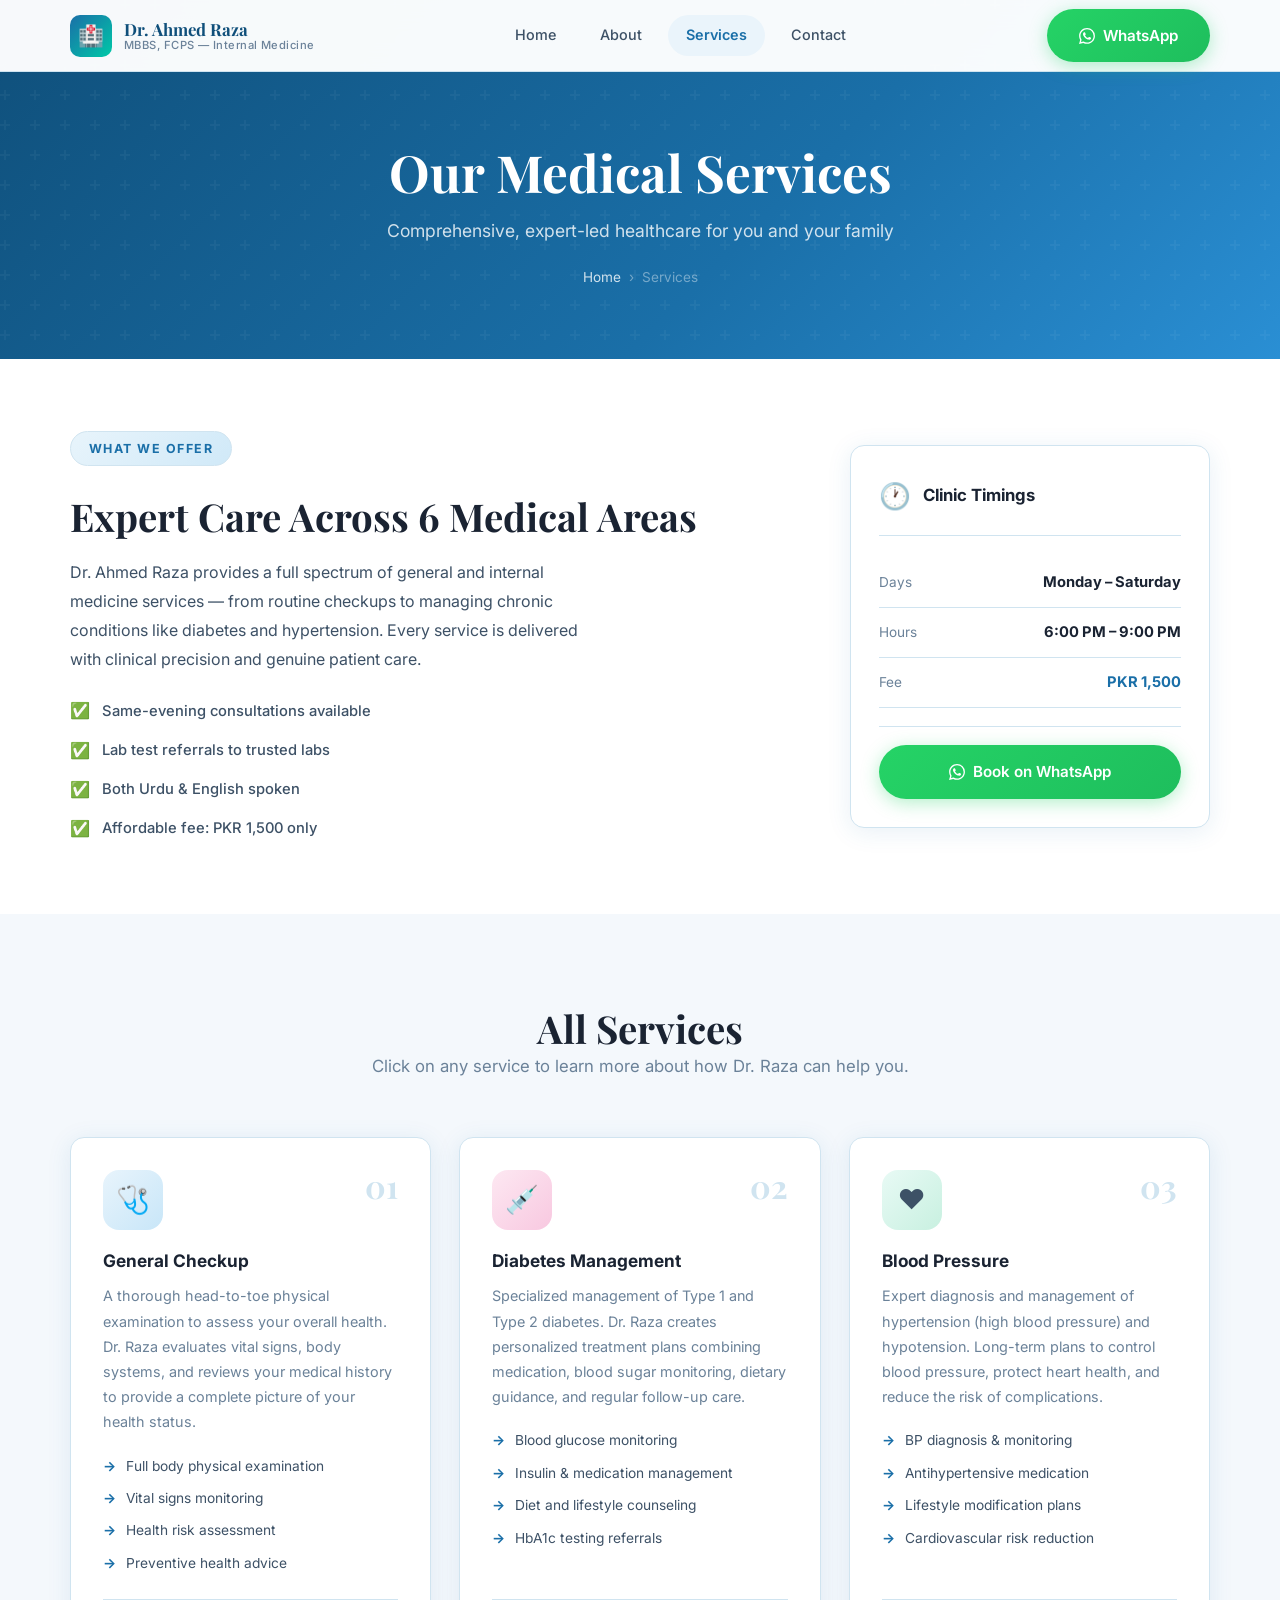
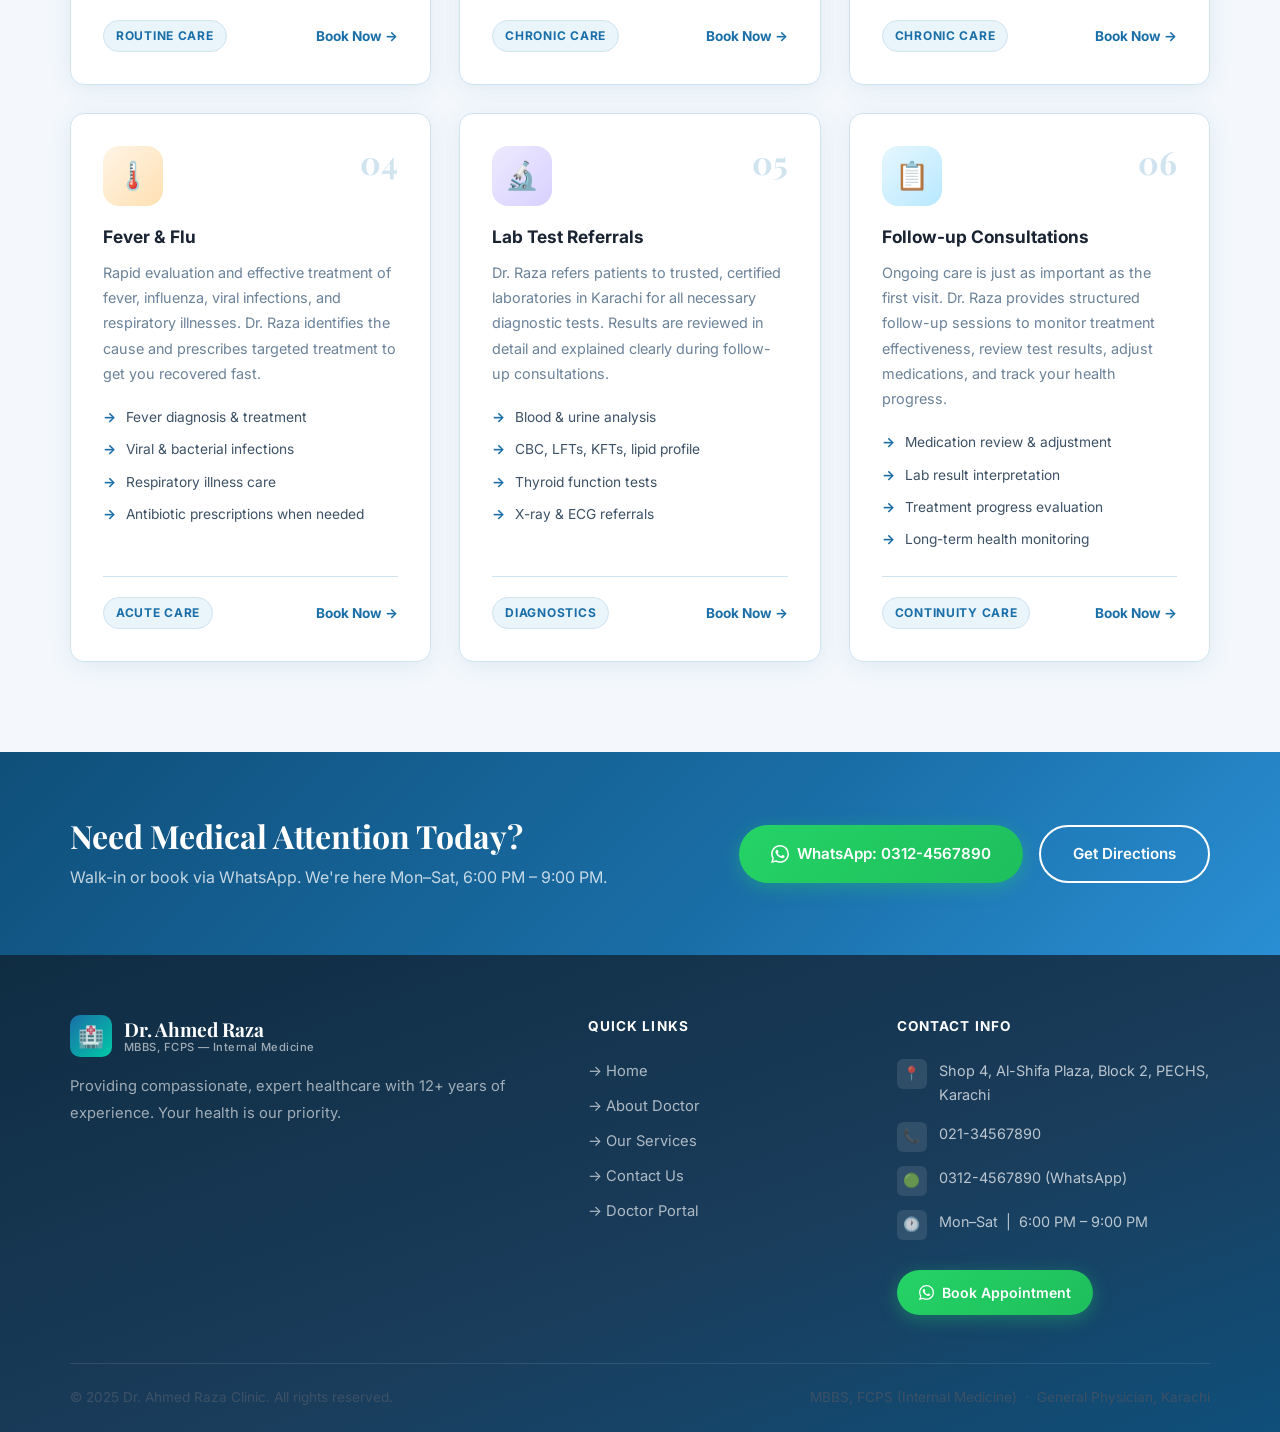
<file: services.html>
<!DOCTYPE html>
<html lang="en">
<head>
  <meta charset="UTF-8" />
  <meta name="viewport" content="width=device-width, initial-scale=1.0" />
  <title>Services — Dr. Ahmed Raza Clinic, PECHS Karachi</title>
  <meta name="description" content="Explore medical services by Dr. Ahmed Raza — General Checkup, Diabetes Management, Blood Pressure, Fever & Flu, Lab Referrals, and Follow-up Consultations in Karachi." />
  <link rel="stylesheet" href="style.css" />
  <link rel="stylesheet" href="services.css" />
</head>
<body>

  <script src="shared.js"></script>
  <script>renderNavbar('services');</script>

  <!-- ====== PAGE HERO ====== -->
  <section class="page-hero">
    <div class="container">
      <h1>Our Medical Services</h1>
      <p>Comprehensive, expert-led healthcare for you and your family</p>
      <div class="breadcrumb">
        <a href="index.html">Home</a>
        <span>›</span>
        <span>Services</span>
      </div>
    </div>
  </section>

  <!-- ====== SERVICES INTRO HEADER ====== -->
  <section class="services-intro">
    <div class="container">
      <div class="intro-grid">
        <div class="intro-text reveal">
          <div class="section-badge">What We Offer</div>
          <h2>Expert Care Across 6 Medical Areas</h2>
          <p>
            Dr. Ahmed Raza provides a full spectrum of general and internal medicine services
            — from routine checkups to managing chronic conditions like diabetes and hypertension.
            Every service is delivered with clinical precision and genuine patient care.
          </p>
          <div class="intro-features">
            <div class="intro-feature">
              <span>✅</span> Same-evening consultations available
            </div>
            <div class="intro-feature">
              <span>✅</span> Lab test referrals to trusted labs
            </div>
            <div class="intro-feature">
              <span>✅</span> Both Urdu &amp; English spoken
            </div>
            <div class="intro-feature">
              <span>✅</span> Affordable fee: PKR 1,500 only
            </div>
          </div>
        </div>
        <div class="intro-card reveal reveal-delay-2">
          <div class="timing-card">
            <div class="tc-header">
              <span class="tc-icon">🕐</span>
              <h3>Clinic Timings</h3>
            </div>
            <div class="tc-row">
              <span>Days</span>
              <strong>Monday – Saturday</strong>
            </div>
            <div class="tc-row">
              <span>Hours</span>
              <strong>6:00 PM – 9:00 PM</strong>
            </div>
            <div class="tc-row">
              <span>Fee</span>
              <strong style="color:var(--primary)">PKR 1,500</strong>
            </div>
            <div class="tc-divider"></div>
            <a
              href="https://wa.me/923124567890?text=Hello%20Dr.%20Ahmed%20Raza%2C%20I%20would%20like%20to%20book%20an%20appointment."
              target="_blank"
              class="btn btn-whatsapp"
              id="services-whatsapp-btn"
              style="width:100%; justify-content:center;"
            >
              <svg width="16" height="16" viewBox="0 0 24 24" fill="currentColor"><path d="M17.472 14.382c-.297-.149-1.758-.867-2.03-.967-.273-.099-.471-.148-.67.15-.197.297-.767.966-.94 1.164-.173.199-.347.223-.644.075-.297-.15-1.255-.463-2.39-1.475-.883-.788-1.48-1.761-1.653-2.059-.173-.297-.018-.458.13-.606.134-.133.298-.347.446-.52.149-.174.198-.298.298-.497.099-.198.05-.371-.025-.52-.075-.149-.669-1.612-.916-2.207-.242-.579-.487-.5-.669-.51-.173-.008-.371-.01-.57-.01-.198 0-.52.074-.792.372-.272.297-1.04 1.016-1.04 2.479 0 1.462 1.065 2.875 1.213 3.074.149.198 2.096 3.2 5.077 4.487.709.306 1.262.489 1.694.625.712.227 1.36.195 1.871.118.571-.085 1.758-.719 2.006-1.413.248-.694.248-1.289.173-1.413-.074-.124-.272-.198-.57-.347m-5.421 7.403h-.004a9.87 9.87 0 01-5.031-1.378l-.361-.214-3.741.982.998-3.648-.235-.374a9.86 9.86 0 01-1.51-5.26c.001-5.45 4.436-9.884 9.888-9.884 2.64 0 5.122 1.03 6.988 2.898a9.825 9.825 0 012.893 6.994c-.003 5.45-4.437 9.884-9.885 9.884m8.413-18.297A11.815 11.815 0 0012.05 0C5.495 0 .16 5.335.157 11.892c0 2.096.547 4.142 1.588 5.945L.057 24l6.305-1.654a11.882 11.882 0 005.683 1.448h.005c6.554 0 11.89-5.335 11.893-11.893a11.821 11.821 0 00-3.48-8.413z"/></svg>
              Book on WhatsApp
            </a>
          </div>
        </div>
      </div>
    </div>
  </section>

  <!-- ====== SERVICES GRID ====== -->
  <section class="section section-alt services-full">
    <div class="container">
      <div class="section-header centered">
        <h2 class="reveal">All Services</h2>
        <p class="section-subtitle reveal reveal-delay-1">Click on any service to learn more about how Dr. Raza can help you.</p>
      </div>
      <div class="full-services-grid">

        <!-- Service 1 -->
        <div class="full-service-card reveal" id="service-checkup">
          <div class="fsc-top">
            <div class="fsc-icon" style="background: linear-gradient(135deg, #e8f4fc, #c8e6f8);">🩺</div>
            <div class="fsc-number">01</div>
          </div>
          <h3>General Checkup</h3>
          <p>
            A thorough head-to-toe physical examination to assess your overall health. Dr. Raza
            evaluates vital signs, body systems, and reviews your medical history to provide a
            complete picture of your health status.
          </p>
          <ul class="fsc-list">
            <li>Full body physical examination</li>
            <li>Vital signs monitoring</li>
            <li>Health risk assessment</li>
            <li>Preventive health advice</li>
          </ul>
          <div class="fsc-footer">
            <span class="fsc-tag">Routine Care</span>
            <a href="https://wa.me/923124567890?text=I%20need%20a%20general%20checkup%20appointment." target="_blank" class="fsc-book-btn" id="book-checkup-btn">Book Now →</a>
          </div>
        </div>

        <!-- Service 2 -->
        <div class="full-service-card reveal reveal-delay-1" id="service-diabetes">
          <div class="fsc-top">
            <div class="fsc-icon" style="background: linear-gradient(135deg, #fde8f2, #f8c8e0);">💉</div>
            <div class="fsc-number">02</div>
          </div>
          <h3>Diabetes Management</h3>
          <p>
            Specialized management of Type 1 and Type 2 diabetes. Dr. Raza creates personalized
            treatment plans combining medication, blood sugar monitoring, dietary guidance, and
            regular follow-up care.
          </p>
          <ul class="fsc-list">
            <li>Blood glucose monitoring</li>
            <li>Insulin &amp; medication management</li>
            <li>Diet and lifestyle counseling</li>
            <li>HbA1c testing referrals</li>
          </ul>
          <div class="fsc-footer">
            <span class="fsc-tag">Chronic Care</span>
            <a href="https://wa.me/923124567890?text=I%20need%20diabetes%20management%20consultation." target="_blank" class="fsc-book-btn" id="book-diabetes-btn">Book Now →</a>
          </div>
        </div>

        <!-- Service 3 -->
        <div class="full-service-card reveal reveal-delay-2" id="service-bp">
          <div class="fsc-top">
            <div class="fsc-icon" style="background: linear-gradient(135deg, #e8faf5, #c8f0e0);">❤️</div>
            <div class="fsc-number">03</div>
          </div>
          <h3>Blood Pressure</h3>
          <p>
            Expert diagnosis and management of hypertension (high blood pressure) and hypotension.
            Long-term plans to control blood pressure, protect heart health, and reduce the risk
            of complications.
          </p>
          <ul class="fsc-list">
            <li>BP diagnosis &amp; monitoring</li>
            <li>Antihypertensive medication</li>
            <li>Lifestyle modification plans</li>
            <li>Cardiovascular risk reduction</li>
          </ul>
          <div class="fsc-footer">
            <span class="fsc-tag">Chronic Care</span>
            <a href="https://wa.me/923124567890?text=I%20need%20blood%20pressure%20management%20help." target="_blank" class="fsc-book-btn" id="book-bp-btn">Book Now →</a>
          </div>
        </div>

        <!-- Service 4 -->
        <div class="full-service-card reveal" id="service-fever">
          <div class="fsc-top">
            <div class="fsc-icon" style="background: linear-gradient(135deg, #fff4e6, #ffe0b2);">🌡️</div>
            <div class="fsc-number">04</div>
          </div>
          <h3>Fever &amp; Flu</h3>
          <p>
            Rapid evaluation and effective treatment of fever, influenza, viral infections, and
            respiratory illnesses. Dr. Raza identifies the cause and prescribes targeted treatment
            to get you recovered fast.
          </p>
          <ul class="fsc-list">
            <li>Fever diagnosis &amp; treatment</li>
            <li>Viral &amp; bacterial infections</li>
            <li>Respiratory illness care</li>
            <li>Antibiotic prescriptions when needed</li>
          </ul>
          <div class="fsc-footer">
            <span class="fsc-tag">Acute Care</span>
            <a href="https://wa.me/923124567890?text=I%20need%20an%20appointment%20for%20fever%20or%20flu." target="_blank" class="fsc-book-btn" id="book-fever-btn">Book Now →</a>
          </div>
        </div>

        <!-- Service 5 -->
        <div class="full-service-card reveal reveal-delay-1" id="service-lab">
          <div class="fsc-top">
            <div class="fsc-icon" style="background: linear-gradient(135deg, #eeeaff, #d8d0ff);">🔬</div>
            <div class="fsc-number">05</div>
          </div>
          <h3>Lab Test Referrals</h3>
          <p>
            Dr. Raza refers patients to trusted, certified laboratories in Karachi for all necessary
            diagnostic tests. Results are reviewed in detail and explained clearly during
            follow-up consultations.
          </p>
          <ul class="fsc-list">
            <li>Blood &amp; urine analysis</li>
            <li>CBC, LFTs, KFTs, lipid profile</li>
            <li>Thyroid function tests</li>
            <li>X-ray &amp; ECG referrals</li>
          </ul>
          <div class="fsc-footer">
            <span class="fsc-tag">Diagnostics</span>
            <a href="https://wa.me/923124567890?text=I%20need%20lab%20test%20referrals." target="_blank" class="fsc-book-btn" id="book-lab-btn">Book Now →</a>
          </div>
        </div>

        <!-- Service 6 -->
        <div class="full-service-card reveal reveal-delay-2" id="service-followup">
          <div class="fsc-top">
            <div class="fsc-icon" style="background: linear-gradient(135deg, #e6f7ff, #b8e8ff);">📋</div>
            <div class="fsc-number">06</div>
          </div>
          <h3>Follow-up Consultations</h3>
          <p>
            Ongoing care is just as important as the first visit. Dr. Raza provides structured
            follow-up sessions to monitor treatment effectiveness, review test results, adjust
            medications, and track your health progress.
          </p>
          <ul class="fsc-list">
            <li>Medication review &amp; adjustment</li>
            <li>Lab result interpretation</li>
            <li>Treatment progress evaluation</li>
            <li>Long-term health monitoring</li>
          </ul>
          <div class="fsc-footer">
            <span class="fsc-tag">Continuity Care</span>
            <a href="https://wa.me/923124567890?text=I%20need%20a%20follow-up%20consultation." target="_blank" class="fsc-book-btn" id="book-followup-btn">Book Now →</a>
          </div>
        </div>

      </div>
    </div>
  </section>

  <!-- CTA -->
  <section class="cta-banner">
    <div class="container cta-inner">
      <div>
        <h2>Need Medical Attention Today?</h2>
        <p>Walk-in or book via WhatsApp. We're here Mon–Sat, 6:00 PM – 9:00 PM.</p>
      </div>
      <div class="cta-actions">
        <a
          href="https://wa.me/923124567890?text=Hello%2C%20I%20would%20like%20to%20book%20an%20appointment%20with%20Dr.%20Ahmed%20Raza."
          target="_blank"
          class="btn btn-whatsapp"
          id="services-cta-whatsapp-btn"
        >
          <svg width="18" height="18" viewBox="0 0 24 24" fill="currentColor"><path d="M17.472 14.382c-.297-.149-1.758-.867-2.03-.967-.273-.099-.471-.148-.67.15-.197.297-.767.966-.94 1.164-.173.199-.347.223-.644.075-.297-.15-1.255-.463-2.39-1.475-.883-.788-1.48-1.761-1.653-2.059-.173-.297-.018-.458.13-.606.134-.133.298-.347.446-.52.149-.174.198-.298.298-.497.099-.198.05-.371-.025-.52-.075-.149-.669-1.612-.916-2.207-.242-.579-.487-.5-.669-.51-.173-.008-.371-.01-.57-.01-.198 0-.52.074-.792.372-.272.297-1.04 1.016-1.04 2.479 0 1.462 1.065 2.875 1.213 3.074.149.198 2.096 3.2 5.077 4.487.709.306 1.262.489 1.694.625.712.227 1.36.195 1.871.118.571-.085 1.758-.719 2.006-1.413.248-.694.248-1.289.173-1.413-.074-.124-.272-.198-.57-.347m-5.421 7.403h-.004a9.87 9.87 0 01-5.031-1.378l-.361-.214-3.741.982.998-3.648-.235-.374a9.86 9.86 0 01-1.51-5.26c.001-5.45 4.436-9.884 9.888-9.884 2.64 0 5.122 1.03 6.988 2.898a9.825 9.825 0 012.893 6.994c-.003 5.45-4.437 9.884-9.885 9.884m8.413-18.297A11.815 11.815 0 0012.05 0C5.495 0 .16 5.335.157 11.892c0 2.096.547 4.142 1.588 5.945L.057 24l6.305-1.654a11.882 11.882 0 005.683 1.448h.005c6.554 0 11.89-5.335 11.893-11.893a11.821 11.821 0 00-3.48-8.413z"/></svg>
          WhatsApp: 0312-4567890
        </a>
        <a href="contact.html" class="btn btn-outline" style="border-color:white; color:white;" id="services-contact-btn">Get Directions</a>
      </div>
    </div>
  </section>

  <script>renderFooter();</script>
</body>
</html>
</file>
<file: style.css>
/* =============================================
   DR. AHMED RAZA CLINIC — GLOBAL STYLES
   ============================================= */

@import url('https://fonts.googleapis.com/css2?family=Inter:wght@300;400;500;600;700;800&family=Playfair+Display:wght@600;700&display=swap');

/* --- CSS Custom Properties --- */
:root {
  --primary: #1a6fa8;
  --primary-light: #2a8fd4;
  --primary-dark: #0f4f7a;
  --accent: #00c9a7;
  --accent-light: #00e5be;
  --white: #ffffff;
  --off-white: #f4f8fc;
  --bg-soft: #eaf4fb;
  --text-dark: #1a2332;
  --text-body: #3d5166;
  --text-muted: #6b8299;
  --border: #d0e4f0;
  --card-shadow: 0 4px 24px rgba(26, 111, 168, 0.10);
  --card-shadow-hover: 0 12px 40px rgba(26, 111, 168, 0.18);
  --radius: 14px;
  --radius-sm: 8px;
  --transition: all 0.3s cubic-bezier(0.4, 0, 0.2, 1);
  --max-width: 1140px;
  --nav-height: 72px;
}

/* --- Reset & Base --- */
*, *::before, *::after { box-sizing: border-box; margin: 0; padding: 0; }

html { scroll-behavior: smooth; font-size: 16px; }

body {
  font-family: 'Inter', sans-serif;
  background: var(--white);
  color: var(--text-body);
  line-height: 1.7;
  overflow-x: hidden;
}

a { text-decoration: none; color: inherit; }
img { max-width: 100%; display: block; }
ul { list-style: none; }

/* --- Typography --- */
h1, h2, h3, h4 {
  font-family: 'Playfair Display', serif;
  color: var(--text-dark);
  line-height: 1.25;
}

h1 { font-size: clamp(2rem, 5vw, 3.2rem); }
h2 { font-size: clamp(1.6rem, 3.5vw, 2.4rem); }
h3 { font-size: 1.3rem; }

p { color: var(--text-body); }

/* --- Container --- */
.container {
  width: 90%;
  max-width: var(--max-width);
  margin: 0 auto;
}

/* --- Buttons --- */
.btn {
  display: inline-flex;
  align-items: center;
  gap: 8px;
  padding: 14px 32px;
  border-radius: 50px;
  font-family: 'Inter', sans-serif;
  font-size: 0.95rem;
  font-weight: 600;
  cursor: pointer;
  transition: var(--transition);
  border: none;
  white-space: nowrap;
}

.btn-primary {
  background: linear-gradient(135deg, var(--primary), var(--primary-light));
  color: var(--white);
  box-shadow: 0 4px 18px rgba(26, 111, 168, 0.35);
}
.btn-primary:hover {
  transform: translateY(-2px);
  box-shadow: 0 8px 28px rgba(26, 111, 168, 0.45);
  background: linear-gradient(135deg, var(--primary-dark), var(--primary));
}

.btn-whatsapp {
  background: linear-gradient(135deg, #25D366, #1ebe5d);
  color: var(--white);
  box-shadow: 0 4px 18px rgba(37, 211, 102, 0.35);
}
.btn-whatsapp:hover {
  transform: translateY(-2px);
  box-shadow: 0 8px 28px rgba(37, 211, 102, 0.45);
}

.btn-outline {
  background: transparent;
  border: 2px solid var(--primary);
  color: var(--primary);
}
.btn-outline:hover {
  background: var(--primary);
  color: var(--white);
  transform: translateY(-2px);
}

/* --- Section Utilities --- */
.section { padding: 90px 0; }
.section-alt { background: var(--off-white); }

.section-badge {
  display: inline-block;
  background: linear-gradient(135deg, #e8f4fb, #d0e9f8);
  color: var(--primary);
  font-size: 0.78rem;
  font-weight: 700;
  letter-spacing: 0.12em;
  text-transform: uppercase;
  padding: 6px 18px;
  border-radius: 50px;
  margin-bottom: 14px;
  border: 1px solid var(--border);
}

.section-title { margin-bottom: 16px; }
.section-subtitle {
  color: var(--text-muted);
  font-size: 1.05rem;
  max-width: 560px;
}

.section-header { margin-bottom: 56px; }
.section-header.centered { text-align: center; }
.section-header.centered .section-subtitle { margin: 0 auto; }

/* =============================================
   NAVBAR
   ============================================= */
.navbar {
  position: fixed;
  top: 0; left: 0; right: 0;
  z-index: 1000;
  height: var(--nav-height);
  background: rgba(255, 255, 255, 0.97);
  backdrop-filter: blur(12px);
  border-bottom: 1px solid var(--border);
  transition: var(--transition);
}

.navbar.scrolled {
  box-shadow: 0 2px 24px rgba(26, 111, 168, 0.10);
}

.nav-inner {
  display: flex;
  align-items: center;
  justify-content: space-between;
  height: 100%;
}

.nav-logo {
  display: flex;
  align-items: center;
  gap: 12px;
}

.logo-icon {
  width: 42px;
  height: 42px;
  background: linear-gradient(135deg, var(--primary), var(--accent));
  border-radius: 10px;
  display: flex;
  align-items: center;
  justify-content: center;
  font-size: 1.3rem;
  flex-shrink: 0;
}

.logo-text {
  display: flex;
  flex-direction: column;
  line-height: 1.2;
}

.logo-name {
  font-family: 'Playfair Display', serif;
  font-weight: 700;
  font-size: 1.05rem;
  color: var(--primary-dark);
}

.logo-tag {
  font-size: 0.7rem;
  color: var(--text-muted);
  font-weight: 500;
  letter-spacing: 0.04em;
}

.nav-links {
  display: flex;
  align-items: center;
  gap: 8px;
}

.nav-link {
  padding: 8px 18px;
  border-radius: 50px;
  font-weight: 500;
  font-size: 0.9rem;
  color: var(--text-body);
  transition: var(--transition);
  position: relative;
}

.nav-link:hover { color: var(--primary); background: var(--bg-soft); }
.nav-link.active { color: var(--primary); font-weight: 600; background: var(--bg-soft); }

.nav-cta {
  display: flex;
  align-items: center;
  gap: 10px;
}

/* Hamburger */
.hamburger {
  display: none;
  flex-direction: column;
  gap: 5px;
  cursor: pointer;
  padding: 8px;
  border: none;
  background: none;
}
.hamburger span {
  display: block;
  width: 24px;
  height: 2px;
  background: var(--text-dark);
  border-radius: 2px;
  transition: var(--transition);
}
.hamburger.open span:nth-child(1) { transform: rotate(45deg) translate(5px, 5px); }
.hamburger.open span:nth-child(2) { opacity: 0; }
.hamburger.open span:nth-child(3) { transform: rotate(-45deg) translate(5px, -5px); }

/* Mobile Nav */
.mobile-nav {
  display: none;
  position: fixed;
  top: var(--nav-height);
  left: 0; right: 0;
  background: white;
  padding: 20px;
  border-bottom: 1px solid var(--border);
  box-shadow: 0 8px 32px rgba(0,0,0,0.08);
  z-index: 999;
  flex-direction: column;
  gap: 6px;
}
.mobile-nav.open { display: flex; }
.mobile-nav .nav-link {
  padding: 12px 16px;
  border-radius: var(--radius-sm);
  font-size: 1rem;
}
.mobile-nav .btn { width: 100%; justify-content: center; margin-top: 10px; }

/* =============================================
   FOOTER
   ============================================= */
footer {
  background: linear-gradient(160deg, #0f2c42 0%, #1a3d5c 60%, #0f4f7a 100%);
  color: rgba(255,255,255,0.85);
  padding: 60px 0 0;
}

.footer-grid {
  display: grid;
  grid-template-columns: 1.8fr 1fr 1.2fr;
  gap: 48px;
  padding-bottom: 48px;
  border-bottom: 1px solid rgba(255,255,255,0.1);
}

.footer-brand .logo-name { color: white; font-size: 1.2rem; }
.footer-brand .logo-tag { color: rgba(255,255,255,0.6); }
.footer-brand p { margin-top: 16px; color: rgba(255,255,255,0.6); font-size: 0.92rem; line-height: 1.8; }

.footer-title {
  font-family: 'Inter', sans-serif;
  font-weight: 700;
  color: white;
  font-size: 0.85rem;
  letter-spacing: 0.08em;
  text-transform: uppercase;
  margin-bottom: 20px;
}

.footer-links { display: flex; flex-direction: column; gap: 10px; }
.footer-links a {
  color: rgba(255,255,255,0.65);
  font-size: 0.92rem;
  transition: var(--transition);
  display: flex;
  align-items: center;
  gap: 8px;
}
.footer-links a:hover { color: var(--accent-light); padding-left: 4px; }

.footer-contact-item {
  display: flex;
  align-items: flex-start;
  gap: 12px;
  margin-bottom: 14px;
  color: rgba(255,255,255,0.7);
  font-size: 0.9rem;
}
.footer-contact-item .icon {
  width: 30px;
  height: 30px;
  background: rgba(255,255,255,0.1);
  border-radius: 6px;
  display: flex;
  align-items: center;
  justify-content: center;
  flex-shrink: 0;
  font-size: 0.85rem;
}

.footer-bottom {
  padding: 22px 0;
  display: flex;
  align-items: center;
  justify-content: space-between;
  font-size: 0.85rem;
  color: rgba(255,255,255,0.45);
}

/* =============================================
   PAGE HERO (inner pages)
   ============================================= */
.page-hero {
  background: linear-gradient(135deg, var(--primary-dark) 0%, var(--primary) 60%, var(--primary-light) 100%);
  padding: 140px 0 70px;
  text-align: center;
  position: relative;
  overflow: hidden;
}

.page-hero::before {
  content: '';
  position: absolute;
  inset: 0;
  background: url("data:image/svg+xml,%3Csvg width='60' height='60' viewBox='0 0 60 60' xmlns='http://www.w3.org/2000/svg'%3E%3Cg fill='none' fill-rule='evenodd'%3E%3Cg fill='%23ffffff' fill-opacity='0.04'%3E%3Cpath d='M36 34v-4h-2v4h-4v2h4v4h2v-4h4v-2h-4zm0-30V0h-2v4h-4v2h4v4h2V6h4V4h-4zM6 34v-4H4v4H0v2h4v4h2v-4h4v-2H6zM6 4V0H4v4H0v2h4v4h2V6h4V4H6z'/%3E%3C/g%3E%3C/g%3E%3C/svg%3E");
}

.page-hero h1 { color: white; }
.page-hero p { color: rgba(255,255,255,0.8); margin-top: 12px; font-size: 1.1rem; }

.breadcrumb {
  display: flex;
  align-items: center;
  justify-content: center;
  gap: 8px;
  margin-top: 20px;
  font-size: 0.85rem;
  color: rgba(255,255,255,0.6);
}
.breadcrumb a { color: rgba(255,255,255,0.8); transition: var(--transition); }
.breadcrumb a:hover { color: white; }
.breadcrumb span { color: rgba(255,255,255,0.4); }

/* =============================================
   RESPONSIVE HELPERS
   ============================================= */
@media (max-width: 992px) {
  .footer-grid { grid-template-columns: 1fr 1fr; }
}

@media (max-width: 768px) {
  .section { padding: 70px 0; }
  .nav-links, .nav-cta { display: none; }
  .hamburger { display: flex; }
  .footer-grid { grid-template-columns: 1fr; gap: 32px; }
  .footer-bottom { flex-direction: column; gap: 8px; text-align: center; }
}

@media (max-width: 480px) {
  .section { padding: 55px 0; }
  .page-hero { padding: 120px 0 55px; }
}

/* =============================================
   ANIMATIONS
   ============================================= */
@keyframes fadeUp {
  from { opacity: 0; transform: translateY(30px); }
  to { opacity: 1; transform: translateY(0); }
}

@keyframes fadeIn {
  from { opacity: 0; }
  to { opacity: 1; }
}

@keyframes pulse {
  0%, 100% { transform: scale(1); }
  50% { transform: scale(1.05); }
}

@keyframes floatY {
  0%, 100% { transform: translateY(0); }
  50% { transform: translateY(-12px); }
}

.animate-up { animation: fadeUp 0.7s ease forwards; }
.animate-in { animation: fadeIn 0.6s ease forwards; }

/* Scroll reveal */
.reveal {
  opacity: 0;
  transform: translateY(28px);
  transition: opacity 0.7s ease, transform 0.7s ease;
}
.reveal.visible {
  opacity: 1;
  transform: translateY(0);
}
.reveal-delay-1 { transition-delay: 0.1s; }
.reveal-delay-2 { transition-delay: 0.2s; }
.reveal-delay-3 { transition-delay: 0.3s; }
.reveal-delay-4 { transition-delay: 0.4s; }
</file>
<file: home.css>
/* =============================================
   HOME PAGE — SPECIFIC STYLES
   ============================================= */

/* --- HERO --- */
.hero {
  min-height: 100vh;
  background: linear-gradient(145deg, #f0f8ff 0%, #e4f2fc 40%, #dceef8 100%);
  position: relative;
  overflow: hidden;
  display: flex;
  flex-direction: column;
  padding-top: var(--nav-height);
}

/* Decorative shapes */
.hero-bg-shapes { position: absolute; inset: 0; pointer-events: none; }
.shape {
  position: absolute;
  border-radius: 50%;
  filter: blur(80px);
  opacity: 0.35;
}
.shape-1 {
  width: 500px; height: 500px;
  background: radial-gradient(circle, #a8d8f0, transparent);
  top: -100px; right: -100px;
}
.shape-2 {
  width: 350px; height: 350px;
  background: radial-gradient(circle, #c8eaf9, transparent);
  bottom: 100px; left: -80px;
}
.shape-3 {
  width: 260px; height: 260px;
  background: radial-gradient(circle, #b0ead9, transparent);
  top: 40%; right: 30%;
  opacity: 0.25;
}

.hero-inner {
  display: grid;
  grid-template-columns: 1fr 1fr;
  align-items: center;
  gap: 48px;
  padding: 80px 0 60px;
  flex: 1;
}

/* Hero Badge */
.hero-badge {
  display: inline-flex;
  align-items: center;
  gap: 8px;
  background: rgba(255,255,255,0.85);
  border: 1px solid var(--border);
  border-radius: 50px;
  padding: 8px 18px;
  font-size: 0.82rem;
  font-weight: 600;
  color: var(--primary);
  margin-bottom: 22px;
  backdrop-filter: blur(8px);
}
.badge-dot {
  width: 8px; height: 8px;
  background: #25D366;
  border-radius: 50%;
  display: inline-block;
  animation: pulse 2s infinite;
}

/* Hero Title */
.hero-title {
  font-size: clamp(2.4rem, 5vw, 3.8rem);
  line-height: 1.18;
  margin-bottom: 22px;
  font-weight: 700;
}
.gradient-text {
  background: linear-gradient(135deg, var(--primary), var(--accent));
  -webkit-background-clip: text;
  -webkit-text-fill-color: transparent;
  background-clip: text;
}

.hero-subtitle {
  font-size: 1.08rem;
  color: var(--text-body);
  max-width: 480px;
  margin-bottom: 28px;
  line-height: 1.75;
}

/* Meta Chips */
.hero-meta {
  display: flex;
  flex-wrap: wrap;
  gap: 10px;
  margin-bottom: 32px;
}
.meta-chip {
  display: flex;
  align-items: center;
  gap: 7px;
  background: white;
  border: 1px solid var(--border);
  border-radius: 50px;
  padding: 7px 16px;
  font-size: 0.83rem;
  font-weight: 500;
  color: var(--text-dark);
  box-shadow: 0 2px 8px rgba(26,111,168,0.06);
}
.meta-icon { font-size: 1rem; }

/* Hero Actions */
.hero-actions {
  display: flex;
  flex-wrap: wrap;
  gap: 14px;
  margin-bottom: 28px;
}

/* Fee Badge */
.hero-fee-badge {
  display: inline-flex;
  align-items: center;
  gap: 12px;
  background: linear-gradient(135deg, #fff8e6, #fff3d6);
  border: 1.5px solid #f5c842;
  border-radius: 50px;
  padding: 10px 22px;
}
.fee-label {
  font-size: 0.8rem;
  font-weight: 600;
  color: #8a6800;
  text-transform: uppercase;
  letter-spacing: 0.06em;
}
.fee-amount {
  font-family: 'Playfair Display', serif;
  font-size: 1.15rem;
  font-weight: 700;
  color: #c47f00;
}

/* Hero Image */
.hero-image {
  display: flex;
  justify-content: center;
}
.hero-img-wrapper {
  position: relative;
  width: 430px;
  max-width: 100%;
  animation: floatY 6s ease-in-out infinite;
}
.hero-img-wrapper img {
  width: 100%;
  border-radius: 30px;
  box-shadow: 0 32px 80px rgba(26,111,168,0.20);
  object-fit: cover;
  height: 500px;
}

/* Floating Cards on Image */
.hero-img-card {
  position: absolute;
  display: flex;
  align-items: center;
  gap: 10px;
  background: white;
  border-radius: 16px;
  padding: 12px 16px;
  box-shadow: 0 8px 32px rgba(0,0,0,0.12);
  animation: fadeUp 0.8s ease forwards;
}
.hero-img-card-1 { bottom: 80px; left: -30px; animation-delay: .6s; }
.hero-img-card-2 { top: 60px; right: -30px; animation-delay: .8s; }
.hero-img-card .card-icon { font-size: 1.5rem; }
.hero-img-card div { display: flex; flex-direction: column; }
.hero-img-card strong { font-size: 0.85rem; color: var(--text-dark); line-height: 1.2; }
.hero-img-card span { font-size: 0.72rem; color: var(--text-muted); }

/* Hero Stats */
.hero-stats {
  background: white;
  border-top: 1px solid var(--border);
  padding: 28px 0;
}
.stats-grid {
  display: flex;
  align-items: center;
  justify-content: center;
  gap: 0;
}
.stat-item {
  display: flex;
  flex-direction: column;
  align-items: center;
  padding: 0 48px;
  text-align: center;
}
.stat-num {
  font-family: 'Playfair Display', serif;
  font-size: 2rem;
  font-weight: 700;
  color: var(--primary);
  line-height: 1;
}
.stat-label {
  font-size: 0.8rem;
  color: var(--text-muted);
  margin-top: 5px;
  font-weight: 500;
  text-transform: uppercase;
  letter-spacing: 0.06em;
}
.stat-divider {
  width: 1px;
  height: 48px;
  background: var(--border);
}

/* ====== ABOUT SNIPPET ====== */
.about-snippet { background: var(--white); }

.about-grid {
  display: grid;
  grid-template-columns: 1fr 1fr;
  gap: 72px;
  align-items: center;
}

.about-img-col {}
.about-img-frame {
  position: relative;
  border-radius: 24px;
  overflow: visible;
}
.about-img-frame img {
  border-radius: 24px;
  width: 100%;
  height: 520px;
  object-fit: cover;
  box-shadow: var(--card-shadow-hover);
}
.about-exp-badge {
  position: absolute;
  bottom: -20px;
  right: -20px;
  background: linear-gradient(135deg, var(--primary), var(--primary-light));
  color: white;
  border-radius: 20px;
  padding: 20px 24px;
  display: flex;
  align-items: center;
  gap: 10px;
  box-shadow: 0 8px 32px rgba(26,111,168,0.35);
}
.exp-num {
  font-family: 'Playfair Display', serif;
  font-size: 2.8rem;
  font-weight: 700;
  line-height: 1;
}
.exp-text {
  font-size: 0.8rem;
  line-height: 1.4;
  opacity: 0.9;
}

.about-content-col { display: flex; flex-direction: column; gap: 0; }
.about-content-col p { margin-bottom: 0; }

.about-highlights {
  display: flex;
  flex-direction: column;
  gap: 16px;
  margin: 28px 0 32px;
}
.highlight-item {
  display: flex;
  align-items: center;
  gap: 16px;
  padding: 16px 20px;
  background: var(--bg-soft);
  border-radius: var(--radius-sm);
  border-left: 3px solid var(--primary);
}
.highlight-icon { font-size: 1.4rem; }
.highlight-item div { display: flex; flex-direction: column; }
.highlight-item strong { font-size: 0.85rem; color: var(--text-dark); font-weight: 600; }
.highlight-item span { font-size: 0.85rem; color: var(--text-muted); }

/* ====== SERVICES PREVIEW ====== */
.services-grid {
  display: grid;
  grid-template-columns: repeat(4, 1fr);
  gap: 24px;
}

.service-card {
  background: white;
  border-radius: var(--radius);
  padding: 32px 24px;
  text-align: center;
  border: 1px solid var(--border);
  box-shadow: var(--card-shadow);
  transition: var(--transition);
  position: relative;
  overflow: hidden;
}
.service-card::before {
  content: '';
  position: absolute;
  top: 0; left: 0; right: 0;
  height: 3px;
  background: linear-gradient(90deg, var(--primary), var(--accent));
  transform: scaleX(0);
  transition: var(--transition);
}
.service-card:hover {
  transform: translateY(-6px);
  box-shadow: var(--card-shadow-hover);
  border-color: rgba(26,111,168,0.2);
}
.service-card:hover::before { transform: scaleX(1); }

.service-icon-wrap {
  width: 68px;
  height: 68px;
  border-radius: 18px;
  display: flex;
  align-items: center;
  justify-content: center;
  font-size: 1.8rem;
  margin: 0 auto 20px;
  background: color-mix(in srgb, var(--icon-color) 12%, white);
}
.service-card h3 { font-family: 'Inter', sans-serif; font-size: 1rem; font-weight: 700; margin-bottom: 10px; }
.service-card p { font-size: 0.88rem; color: var(--text-muted); line-height: 1.6; }

/* ====== TESTIMONIALS ====== */
.testimonials { background: var(--white); }

.testimonials-grid {
  display: grid;
  grid-template-columns: repeat(3, 1fr);
  gap: 28px;
}
.testimonial-card {
  background: white;
  border: 1px solid var(--border);
  border-radius: var(--radius);
  padding: 32px 28px;
  box-shadow: var(--card-shadow);
  transition: var(--transition);
  position: relative;
}
.testimonial-card::before {
  content: '"';
  position: absolute;
  top: 16px;
  right: 24px;
  font-family: 'Playfair Display', serif;
  font-size: 5rem;
  color: var(--primary);
  opacity: 0.08;
  line-height: 1;
}
.testimonial-card:hover { transform: translateY(-4px); box-shadow: var(--card-shadow-hover); }

.stars { color: #f5a623; font-size: 1rem; margin-bottom: 16px; letter-spacing: 2px; }
.testimonial-text {
  font-size: 0.92rem;
  color: var(--text-body);
  line-height: 1.75;
  margin-bottom: 24px;
  font-style: italic;
}
.testimonial-author {
  display: flex;
  align-items: center;
  gap: 14px;
  border-top: 1px solid var(--border);
  padding-top: 20px;
}
.author-avatar {
  width: 44px;
  height: 44px;
  border-radius: 50%;
  background: linear-gradient(135deg, var(--primary), var(--accent));
  color: white;
  font-weight: 700;
  font-size: 0.85rem;
  display: flex;
  align-items: center;
  justify-content: center;
  flex-shrink: 0;
}
.testimonial-author div { display: flex; flex-direction: column; }
.testimonial-author strong { font-size: 0.9rem; color: var(--text-dark); font-weight: 600; }
.testimonial-author span { font-size: 0.78rem; color: var(--text-muted); }

/* ====== CTA BANNER ====== */
.cta-banner {
  background: linear-gradient(135deg, var(--primary-dark) 0%, var(--primary) 60%, var(--primary-light) 100%);
  padding: 64px 0;
}
.cta-inner {
  display: flex;
  align-items: center;
  justify-content: space-between;
  gap: 32px;
}
.cta-inner h2 { color: white; font-size: 2rem; margin-bottom: 8px; }
.cta-inner p { color: rgba(255,255,255,0.75); }
.cta-actions { display: flex; gap: 16px; flex-wrap: wrap; }
.cta-actions .btn-outline { border-color: rgba(255,255,255,0.5); }

/* ====== RESPONSIVE ====== */
@media (max-width: 1024px) {
  .hero-inner { grid-template-columns: 1fr; text-align: center; }
  .hero-image { display: none; }
  .hero-badge, .hero-actions { justify-content: center; }
  .hero-meta { justify-content: center; }
  .hero-subtitle { margin: 0 auto 28px; }
  .hero-fee-badge { margin: 0 auto; }

  .about-grid { grid-template-columns: 1fr; }
  .about-img-col { display: none; }

  .services-grid { grid-template-columns: repeat(2, 1fr); }
  .testimonials-grid { grid-template-columns: 1fr; }
}

@media (max-width: 768px) {
  .stats-grid { flex-wrap: wrap; gap: 0; }
  .stat-item { padding: 16px 24px; width: 50%; }
  .stat-divider { display: none; }

  .cta-inner { flex-direction: column; text-align: center; }
  .cta-actions { justify-content: center; }
}

@media (max-width: 540px) {
  .services-grid { grid-template-columns: 1fr; }
  .hero-actions { flex-direction: column; align-items: center; }
}
</file>
<file: about.css>
/* =============================================
   ABOUT PAGE — SPECIFIC STYLES
   ============================================= */

/* ====== DOCTOR DETAIL ====== */
.doctor-detail { background: var(--white); }

.doctor-detail-grid {
  display: grid;
  grid-template-columns: 400px 1fr;
  gap: 72px;
  align-items: start;
}

/* Image Column */
.doctor-img-col { position: sticky; top: 100px; }

.doctor-img-frame {
  position: relative;
  border-radius: 24px;
  overflow: visible;
  margin-bottom: 24px;
}
.doctor-img-frame img {
  width: 100%;
  height: 480px;
  object-fit: cover;
  border-radius: 24px;
  box-shadow: 0 20px 60px rgba(26,111,168,0.18);
}
.img-overlay-tag {
  position: absolute;
  bottom: -16px;
  left: 20px;
  display: flex;
  align-items: center;
  gap: 10px;
  background: white;
  border-radius: 14px;
  padding: 12px 18px;
  box-shadow: 0 8px 28px rgba(0,0,0,0.1);
  font-size: 1.4rem;
}
.img-overlay-tag div { display: flex; flex-direction: column; }
.img-overlay-tag strong { font-size: 0.85rem; color: var(--text-dark); }
.img-overlay-tag small { font-size: 0.72rem; color: var(--text-muted); }

/* Quick Info Card */
.quick-info-card {
  background: var(--off-white);
  border: 1px solid var(--border);
  border-radius: var(--radius);
  padding: 24px;
  margin-top: 24px;
}
.quick-info-item {
  display: flex;
  align-items: flex-start;
  gap: 14px;
  padding: 14px 0;
  border-bottom: 1px solid var(--border);
}
.quick-info-item:last-of-type { border-bottom: none; padding-bottom: 20px; }
.qi-icon {
  font-size: 1.2rem;
  flex-shrink: 0;
  margin-top: 2px;
}
.quick-info-item div { display: flex; flex-direction: column; }
.quick-info-item strong { font-size: 0.85rem; color: var(--text-dark); font-weight: 600; }
.quick-info-item span { font-size: 0.83rem; color: var(--text-muted); margin-top: 2px; line-height: 1.5; }

/* Content Column */
.doctor-content-col {}
.doctor-credentials {
  color: var(--primary);
  font-size: 0.95rem;
  font-weight: 600;
  margin-top: 6px;
}

/* Qualification Grid */
.qual-grid {
  display: grid;
  grid-template-columns: repeat(4, 1fr);
  gap: 14px;
  margin: 30px 0;
}
.qual-card {
  background: var(--bg-soft);
  border: 1px solid var(--border);
  border-radius: var(--radius-sm);
  padding: 20px 16px;
  text-align: center;
  transition: var(--transition);
}
.qual-card:hover {
  border-color: var(--primary);
  box-shadow: 0 4px 16px rgba(26,111,168,0.12);
  transform: translateY(-3px);
}
.qual-icon { font-size: 1.6rem; margin-bottom: 10px; }
.qual-card strong { display: block; font-size: 0.9rem; color: var(--text-dark); font-weight: 700; margin-bottom: 4px; }
.qual-card span { font-size: 0.75rem; color: var(--text-muted); line-height: 1.4; display: block; }

/* Expertise */
.expertise-section { margin-top: 8px; }
.expertise-section h3 {
  font-family: 'Inter', sans-serif;
  font-size: 0.9rem;
  font-weight: 700;
  color: var(--text-dark);
  text-transform: uppercase;
  letter-spacing: 0.06em;
  margin-bottom: 14px;
}
.expertise-tags { display: flex; flex-wrap: wrap; gap: 10px; }
.tag {
  display: inline-block;
  background: var(--bg-soft);
  border: 1px solid var(--border);
  color: var(--primary);
  font-size: 0.82rem;
  font-weight: 600;
  padding: 7px 16px;
  border-radius: 50px;
  transition: var(--transition);
}
.tag:hover {
  background: var(--primary);
  color: white;
  border-color: var(--primary);
}

/* ====== CLINIC STORY ====== */
.clinic-story {}

.story-inner {
  display: grid;
  grid-template-columns: 1fr 1fr;
  gap: 72px;
  align-items: center;
}
.story-left p { color: var(--text-body); }
.story-left em { color: var(--primary); font-style: italic; font-weight: 500; }

.mission-cards {
  display: grid;
  grid-template-columns: 1fr 1fr;
  gap: 18px;
}
.mission-card {
  background: white;
  border: 1px solid var(--border);
  border-radius: var(--radius);
  padding: 24px 20px;
  transition: var(--transition);
}
.mission-card:hover {
  border-color: var(--primary);
  box-shadow: var(--card-shadow);
  transform: translateY(-3px);
}
.mc-icon { font-size: 1.8rem; margin-bottom: 12px; }
.mission-card h4 {
  font-family: 'Inter', sans-serif;
  font-size: 0.9rem;
  font-weight: 700;
  color: var(--text-dark);
  margin-bottom: 8px;
}
.mission-card p { font-size: 0.85rem; color: var(--text-muted); line-height: 1.65; }

/* ====== RESPONSIVE ====== */
@media (max-width: 1024px) {
  .doctor-detail-grid { grid-template-columns: 1fr; gap: 40px; }
  .doctor-img-col { position: static; display: grid; grid-template-columns: 1fr 1fr; gap: 24px; align-items: start; }
  .qual-grid { grid-template-columns: repeat(2, 1fr); }
  .story-inner { grid-template-columns: 1fr; gap: 48px; }
}

@media (max-width: 768px) {
  .doctor-img-col { grid-template-columns: 1fr; }
  .doctor-img-frame img { height: 320px; }
  .qual-grid { grid-template-columns: repeat(2, 1fr); }
  .mission-cards { grid-template-columns: 1fr; }
}

@media (max-width: 480px) {
  .qual-grid { grid-template-columns: repeat(2, 1fr); }
}
</file>
<file: contact.css>
/* =============================================
   CONTACT PAGE — SPECIFIC STYLES
   ============================================= */

/* ====== CONTACT SECTION ====== */
.contact-section { background: var(--white); }

.contact-grid {
  display: grid;
  grid-template-columns: 1fr 1fr;
  gap: 72px;
  align-items: start;
}

/* Info Column */
.contact-info-col h2 { margin: 12px 0 18px; }
.contact-info-col > p { color: var(--text-body); max-width: 460px; margin-bottom: 36px; }

.contact-cards {
  display: grid;
  grid-template-columns: 1fr 1fr;
  gap: 18px;
  margin-bottom: 32px;
}

.contact-card {
  display: flex;
  align-items: flex-start;
  gap: 14px;
  background: var(--off-white);
  border: 1px solid var(--border);
  border-radius: var(--radius);
  padding: 20px;
  transition: var(--transition);
}
.contact-card:hover {
  border-color: var(--primary);
  box-shadow: var(--card-shadow);
  transform: translateY(-2px);
}
.contact-card.whatsapp-card:hover { border-color: #25D366; }

.cc-icon-wrap {
  width: 46px;
  height: 46px;
  border-radius: 12px;
  display: flex;
  align-items: center;
  justify-content: center;
  font-size: 1.3rem;
  flex-shrink: 0;
}

.cc-content { display: flex; flex-direction: column; gap: 3px; }
.cc-content strong { font-size: 0.88rem; color: var(--text-dark); font-weight: 700; }
.cc-content span { font-size: 0.83rem; color: var(--text-muted); line-height: 1.5; }
.cc-note { font-size: 0.75rem; color: #e74c3c; font-style: italic; margin-top: 2px; }

.cc-link {
  font-size: 0.8rem;
  font-weight: 700;
  color: var(--primary);
  transition: var(--transition);
  margin-top: 4px;
  display: inline-block;
}
.cc-link:hover { color: var(--accent); }
.cc-link.whatsapp-link { color: #25D366; }
.cc-link.whatsapp-link:hover { color: #1da851; }

/* WhatsApp CTA Block */
.whatsapp-cta-block {
  background: linear-gradient(135deg, #e8faf2, #d4f5e5);
  border: 1.5px solid #a8e6c6;
  border-radius: var(--radius);
  padding: 24px;
  display: flex;
  align-items: center;
  justify-content: space-between;
  gap: 20px;
  flex-wrap: wrap;
}
.wa-cta-content {
  display: flex;
  align-items: center;
  gap: 16px;
}
.wa-icon {
  width: 52px;
  height: 52px;
  border-radius: 14px;
  background: #25D366;
  display: flex;
  align-items: center;
  justify-content: center;
  flex-shrink: 0;
}
.wa-cta-content div { display: flex; flex-direction: column; }
.wa-cta-content strong { font-size: 0.95rem; color: var(--text-dark); font-weight: 700; }
.wa-cta-content p { font-size: 0.82rem; color: var(--text-muted); margin-top: 2px; }

/* Map Column */
.contact-map-col { position: sticky; top: 100px; }
.map-wrapper {
  background: white;
  border: 1px solid var(--border);
  border-radius: var(--radius);
  overflow: hidden;
  box-shadow: var(--card-shadow);
}
.map-header {
  display: flex;
  align-items: center;
  gap: 12px;
  padding: 18px 20px;
  background: var(--off-white);
  border-bottom: 1px solid var(--border);
  font-size: 1.2rem;
}
.map-header div { display: flex; flex-direction: column; }
.map-header strong { font-size: 0.9rem; color: var(--text-dark); font-weight: 700; }
.map-header span { font-size: 0.8rem; color: var(--text-muted); }
.map-pin { font-size: 1.4rem; }

.map-embed {
  height: 380px;
  width: 100%;
}
.map-embed iframe { width: 100%; height: 100%; display: block; }

.map-directions-btn { border-radius: 0 0 var(--radius) var(--radius) !important; }

/* ====== FAQ SECTION ====== */
.faq-section { }
.faq-grid {
  display: grid;
  grid-template-columns: 1fr 1fr;
  gap: 16px;
  max-width: 960px;
  margin: 0 auto;
}

.faq-item {
  border: 1px solid var(--border);
  border-radius: var(--radius-sm);
  background: white;
  overflow: hidden;
  transition: var(--transition);
}
.faq-item.open { border-color: var(--primary); }
.faq-item.open .faq-question { color: var(--primary); background: var(--bg-soft); }
.faq-item.open .faq-icon { transform: rotate(45deg); color: var(--primary); }

.faq-question {
  display: flex;
  align-items: center;
  justify-content: space-between;
  gap: 16px;
  width: 100%;
  padding: 18px 20px;
  background: none;
  border: none;
  cursor: pointer;
  text-align: left;
  font-family: 'Inter', sans-serif;
  font-size: 0.9rem;
  font-weight: 600;
  color: var(--text-dark);
  transition: var(--transition);
}
.faq-question:hover { background: var(--bg-soft); color: var(--primary); }
.faq-icon {
  font-size: 1.3rem;
  font-weight: 300;
  color: var(--text-muted);
  flex-shrink: 0;
  line-height: 1;
  transition: transform 0.3s ease;
}

.faq-answer {
  max-height: 0;
  overflow: hidden;
  transition: max-height 0.35s ease, padding 0.3s ease;
  padding: 0 20px;
}
.faq-item.open .faq-answer {
  max-height: 200px;
  padding: 0 20px 18px;
}
.faq-answer p {
  font-size: 0.88rem;
  color: var(--text-muted);
  line-height: 1.75;
}

/* ====== RESPONSIVE ====== */
@media (max-width: 1024px) {
  .contact-grid { grid-template-columns: 1fr; gap: 48px; }
  .contact-map-col { position: static; }
  .faq-grid { grid-template-columns: 1fr; }
}

@media (max-width: 640px) {
  .contact-cards { grid-template-columns: 1fr; }
  .whatsapp-cta-block { flex-direction: column; }
  .map-embed { height: 280px; }
}
</file>
<file: services.css>
/* =============================================
   SERVICES PAGE — SPECIFIC STYLES
   ============================================= */

/* ====== INTRO SECTION ====== */
.services-intro {
  padding: 72px 0;
  background: var(--white);
}
.intro-grid {
  display: grid;
  grid-template-columns: 1fr 360px;
  gap: 64px;
  align-items: center;
}

.intro-text h2 { margin: 12px 0 18px; }
.intro-text p { max-width: 520px; line-height: 1.8; }

.intro-features {
  margin-top: 24px;
  display: flex;
  flex-direction: column;
  gap: 12px;
}
.intro-feature {
  display: flex;
  align-items: center;
  gap: 12px;
  font-size: 0.92rem;
  color: var(--text-body);
  font-weight: 500;
}
.intro-feature span { font-size: 1rem; }

/* Timing Card */
.timing-card {
  background: white;
  border: 1px solid var(--border);
  border-radius: var(--radius);
  padding: 28px;
  box-shadow: var(--card-shadow);
}
.tc-header {
  display: flex;
  align-items: center;
  gap: 12px;
  margin-bottom: 22px;
  padding-bottom: 18px;
  border-bottom: 1px solid var(--border);
}
.tc-icon { font-size: 1.6rem; }
.tc-header h3 {
  font-family: 'Inter', sans-serif;
  font-size: 1.05rem;
  font-weight: 700;
  color: var(--text-dark);
}
.tc-row {
  display: flex;
  justify-content: space-between;
  align-items: center;
  padding: 12px 0;
  border-bottom: 1px solid var(--border);
}
.tc-row:last-of-type { border-bottom: none; }
.tc-row span { font-size: 0.85rem; color: var(--text-muted); }
.tc-row strong { font-size: 0.92rem; color: var(--text-dark); }
.tc-divider { height: 1px; background: var(--border); margin: 18px 0; }

/* ====== FULL SERVICES GRID ====== */
.services-full { }

.full-services-grid {
  display: grid;
  grid-template-columns: repeat(3, 1fr);
  gap: 28px;
}

.full-service-card {
  background: white;
  border: 1px solid var(--border);
  border-radius: var(--radius);
  padding: 32px;
  box-shadow: var(--card-shadow);
  transition: var(--transition);
  display: flex;
  flex-direction: column;
  gap: 0;
}
.full-service-card:hover {
  transform: translateY(-6px);
  box-shadow: var(--card-shadow-hover);
  border-color: rgba(26,111,168,0.2);
}

.fsc-top {
  display: flex;
  align-items: flex-start;
  justify-content: space-between;
  margin-bottom: 20px;
}
.fsc-icon {
  width: 60px;
  height: 60px;
  border-radius: 16px;
  display: flex;
  align-items: center;
  justify-content: center;
  font-size: 1.7rem;
}
.fsc-number {
  font-family: 'Playfair Display', serif;
  font-size: 2rem;
  font-weight: 700;
  color: var(--border);
  line-height: 1;
}

.full-service-card h3 {
  font-family: 'Inter', sans-serif;
  font-size: 1.08rem;
  font-weight: 700;
  color: var(--text-dark);
  margin-bottom: 12px;
}
.full-service-card > p {
  font-size: 0.9rem;
  color: var(--text-muted);
  line-height: 1.75;
  margin-bottom: 20px;
}

.fsc-list {
  display: flex;
  flex-direction: column;
  gap: 9px;
  margin-bottom: 24px;
  flex: 1;
}
.fsc-list li {
  display: flex;
  align-items: center;
  gap: 10px;
  font-size: 0.86rem;
  color: var(--text-body);
}
.fsc-list li::before {
  content: '→';
  color: var(--primary);
  font-weight: 700;
  flex-shrink: 0;
}

.fsc-footer {
  display: flex;
  align-items: center;
  justify-content: space-between;
  padding-top: 20px;
  border-top: 1px solid var(--border);
  margin-top: auto;
}
.fsc-tag {
  display: inline-block;
  background: var(--bg-soft);
  color: var(--primary);
  font-size: 0.75rem;
  font-weight: 700;
  padding: 5px 12px;
  border-radius: 50px;
  border: 1px solid var(--border);
  text-transform: uppercase;
  letter-spacing: 0.06em;
}
.fsc-book-btn {
  font-size: 0.85rem;
  font-weight: 700;
  color: var(--primary);
  transition: var(--transition);
  white-space: nowrap;
}
.fsc-book-btn:hover { color: var(--accent); }

/* CTA Banner (reused from home) */
.cta-banner {
  background: linear-gradient(135deg, var(--primary-dark) 0%, var(--primary) 60%, var(--primary-light) 100%);
  padding: 64px 0;
}
.cta-inner {
  display: flex;
  align-items: center;
  justify-content: space-between;
  gap: 32px;
}
.cta-inner h2 { color: white; font-size: 2rem; margin-bottom: 8px; }
.cta-inner p { color: rgba(255,255,255,0.75); }
.cta-actions { display: flex; gap: 16px; flex-wrap: wrap; }

/* ====== RESPONSIVE ====== */
@media (max-width: 1024px) {
  .intro-grid { grid-template-columns: 1fr; gap: 40px; }
  .full-services-grid { grid-template-columns: repeat(2, 1fr); }
}

@media (max-width: 768px) {
  .full-services-grid { grid-template-columns: 1fr; }
  .cta-inner { flex-direction: column; text-align: center; }
  .cta-actions { justify-content: center; }
}
</file>
